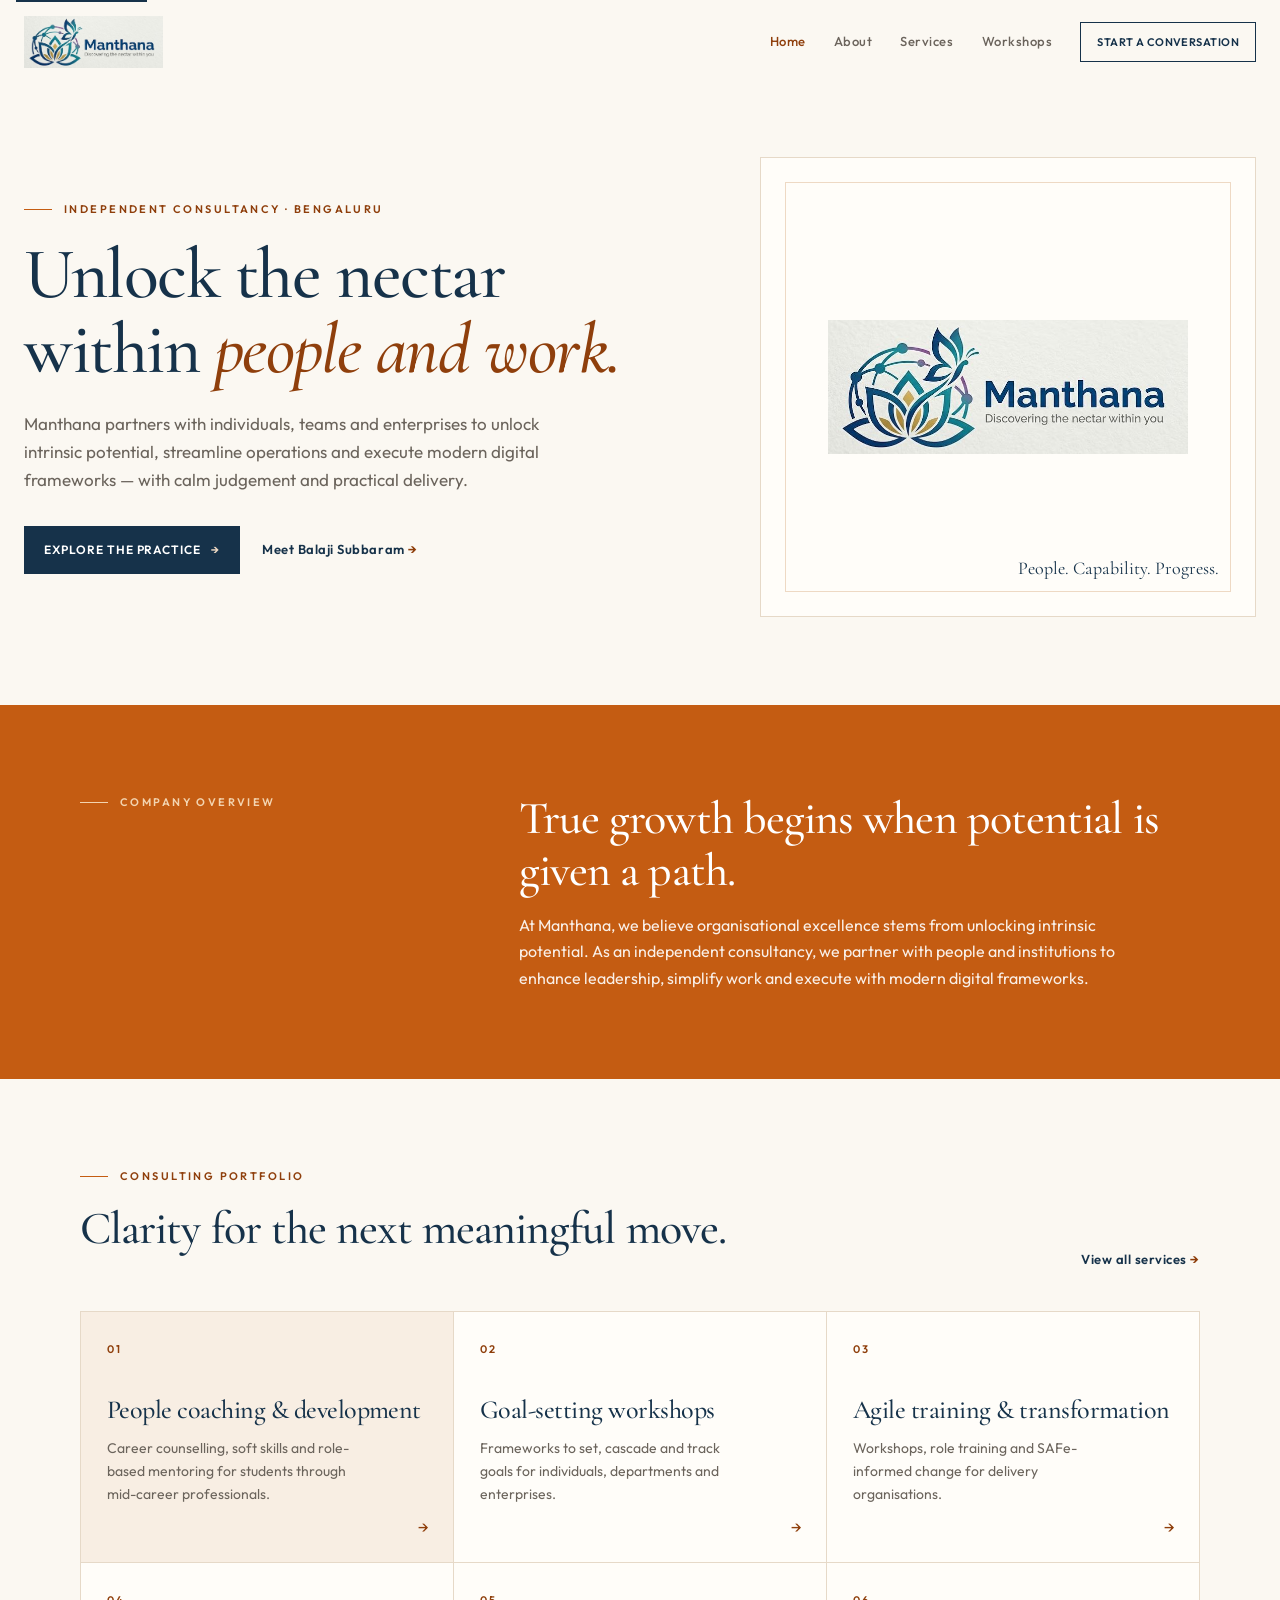
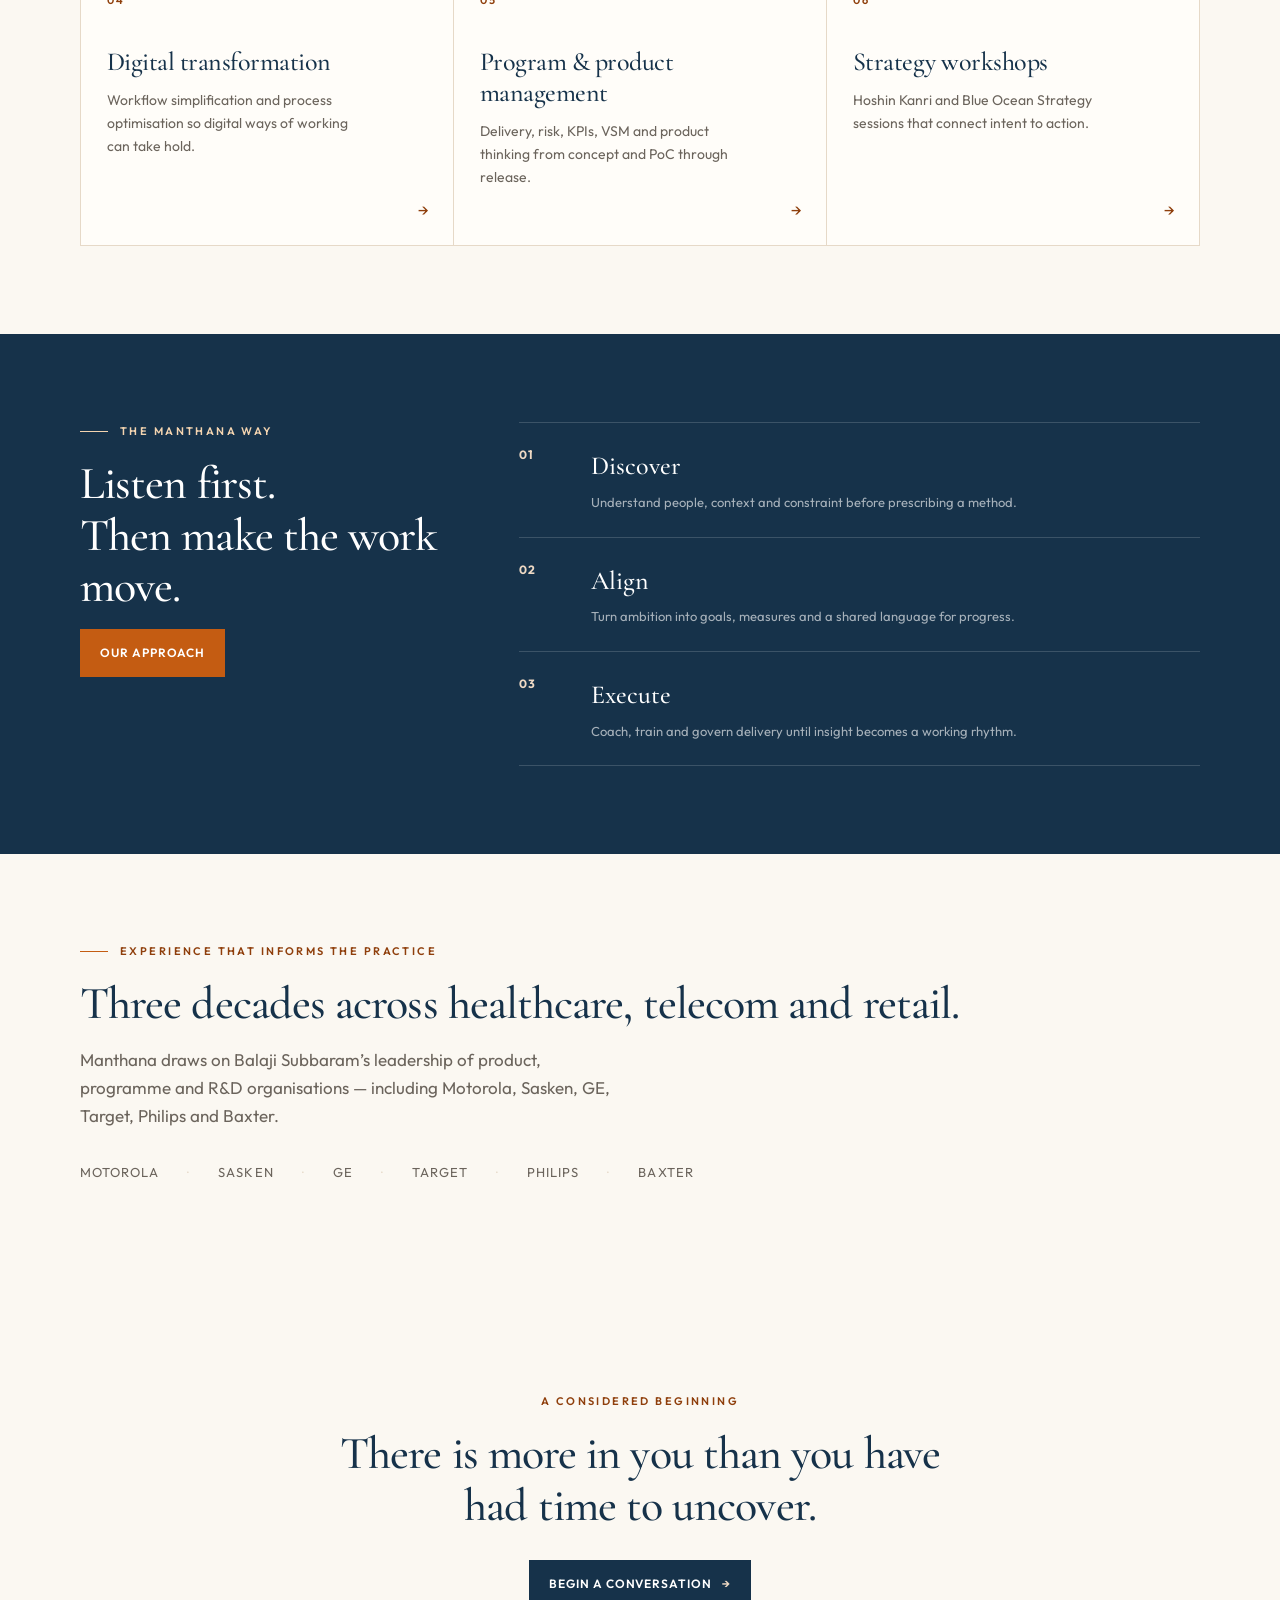
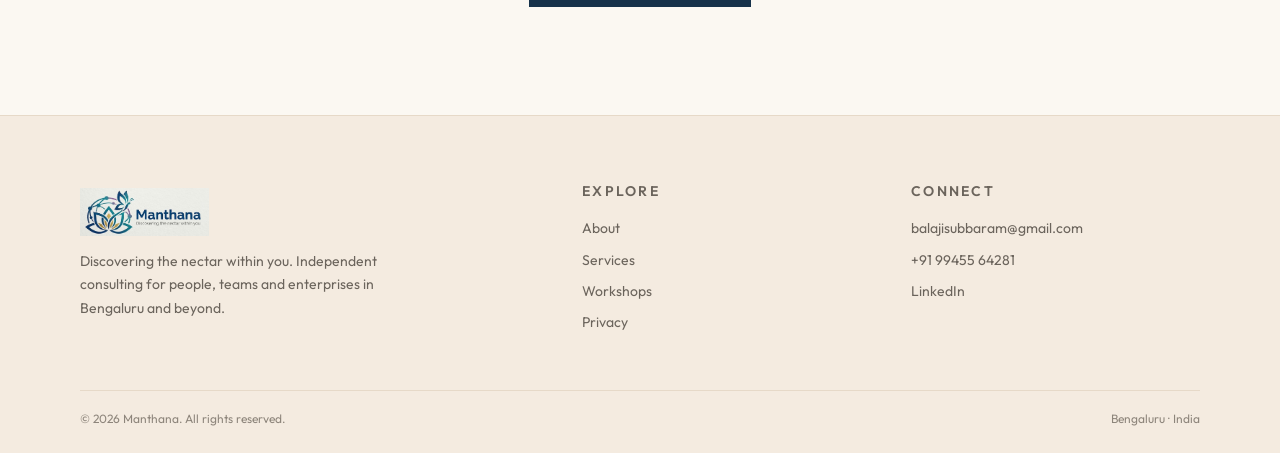
<file: index.html>
<!doctype html>
<html lang="en">
<head>
  <meta charset="utf-8">
  <meta name="viewport" content="width=device-width, initial-scale=1">
  <title>Manthana | Discovering the nectar within you</title>
  <meta name="description" content="Manthana is an independent consultancy in Bengaluru helping people, teams and enterprises unlock potential through coaching, agile delivery, digital transformation and product execution.">
  <link rel="icon" href="assets/favicon.svg" type="image/svg+xml">
  <meta property="og:title" content="Manthana | Discovering the nectar within you">
  <meta property="og:description" content="Independent consulting for people, teams and enterprises — coaching, transformation and delivery.">
  <meta property="og:image" content="assets/og-image.jpg">
  <link rel="preconnect" href="https://fonts.googleapis.com">
  <link rel="preconnect" href="https://fonts.gstatic.com" crossorigin>
  <link href="https://fonts.googleapis.com/css2?family=Cormorant+Garamond:ital,wght@0,500;0,600;1,500&family=Outfit:wght@400;500;600&display=swap" rel="stylesheet">
  <link rel="stylesheet" href="styles.css">
</head>
<body>
  <a class="skip-link" href="#main">Skip to content</a>
  <header class="site-header">
    <div class="wide header-inner">
      <a class="brand" href="index.html"><img src="assets/logo.jpg" alt="Manthana — discovering the nectar within you"></a>
      <button class="menu-toggle" type="button" aria-expanded="false" aria-controls="site-nav"><span></span><span></span><span></span><b class="sr-only">Open menu</b></button>
      <nav id="site-nav" class="site-nav" aria-label="Primary">
        <a class="active" href="index.html">Home</a>
        <a href="about.html">About</a>
        <a href="services.html">Services</a>
        <a href="workshops.html">Workshops</a>
        <a class="nav-cta" href="contact.html">Start a conversation</a>
      </nav>
    </div>
  </header>

  <main id="main">
    <section class="wide hero">
      <div>
        <p class="eyebrow">Independent consultancy · Bengaluru</p>
        <h1>Unlock the nectar<br>within <em>people and work.</em></h1>
        <p class="lede">Manthana partners with individuals, teams and enterprises to unlock intrinsic potential, streamline operations and execute modern digital frameworks — with calm judgement and practical delivery.</p>
        <div class="actions">
          <a class="btn btn-navy" href="services.html">Explore the practice <span>→</span></a>
          <a class="btn-ghost" href="about.html">Meet Balaji Subbaram <span>→</span></a>
        </div>
      </div>
      <aside class="hero-panel" aria-hidden="true">
        <img src="assets/logo.jpg" alt="">
        <p class="hero-caption">People. Capability. Progress.</p>
      </aside>
    </section>

    <section class="band band-saffron">
      <div class="shell split">
        <p class="eyebrow">Company overview</p>
        <div>
          <h2>True growth begins when potential is given a path.</h2>
          <p>At Manthana, we believe organisational excellence stems from unlocking intrinsic potential. As an independent consultancy, we partner with people and institutions to enhance leadership, simplify work and execute with modern digital frameworks.</p>
        </div>
      </div>
    </section>

    <section class="shell band">
      <div class="section-head">
        <div>
          <p class="eyebrow">Consulting portfolio</p>
          <h2>Clarity for the next meaningful move.</h2>
        </div>
        <a class="btn-ghost" href="services.html">View all services <span>→</span></a>
      </div>
      <div class="service-grid">
        <a class="service-card featured" href="services.html#coaching"><span class="num">01</span><h3>People coaching &amp; development</h3><p>Career counselling, soft skills and role-based mentoring for students through mid-career professionals.</p><span class="card-go">→</span></a>
        <a class="service-card" href="services.html#goals"><span class="num">02</span><h3>Goal-setting workshops</h3><p>Frameworks to set, cascade and track goals for individuals, departments and enterprises.</p><span class="card-go">→</span></a>
        <a class="service-card" href="services.html#agile"><span class="num">03</span><h3>Agile training &amp; transformation</h3><p>Workshops, role training and SAFe-informed change for delivery organisations.</p><span class="card-go">→</span></a>
        <a class="service-card" href="services.html#digital"><span class="num">04</span><h3>Digital transformation</h3><p>Workflow simplification and process optimisation so digital ways of working can take hold.</p><span class="card-go">→</span></a>
        <a class="service-card" href="services.html#program"><span class="num">05</span><h3>Program &amp; product management</h3><p>Delivery, risk, KPIs, VSM and product thinking from concept and PoC through release.</p><span class="card-go">→</span></a>
        <a class="service-card" href="services.html#strategy"><span class="num">06</span><h3>Strategy workshops</h3><p>Hoshin Kanri and Blue Ocean Strategy sessions that connect intent to action.</p><span class="card-go">→</span></a>
      </div>
    </section>

    <section class="band band-navy">
      <div class="shell split method">
        <div>
          <p class="eyebrow">The Manthana way</p>
          <h2>Listen first.<br>Then make the work move.</h2>
          <a class="btn btn-saffron" href="about.html">Our approach</a>
        </div>
        <div class="steps">
          <article><b>01</b><span><strong>Discover</strong><small>Understand people, context and constraint before prescribing a method.</small></span></article>
          <article><b>02</b><span><strong>Align</strong><small>Turn ambition into goals, measures and a shared language for progress.</small></span></article>
          <article><b>03</b><span><strong>Execute</strong><small>Coach, train and govern delivery until insight becomes a working rhythm.</small></span></article>
        </div>
      </div>
    </section>

    <section class="shell band">
      <p class="eyebrow">Experience that informs the practice</p>
      <h2>Three decades across healthcare, telecom and retail.</h2>
      <p class="lede">Manthana draws on Balaji Subbaram’s leadership of product, programme and R&amp;D organisations — including Motorola, Sasken, GE, Target, Philips and Baxter.</p>
      <p class="logo-row">Motorola <span>·</span> Sasken <span>·</span> GE <span>·</span> Target <span>·</span> Philips <span>·</span> Baxter</p>
    </section>

    <section class="shell cta">
      <p class="eyebrow">A considered beginning</p>
      <h2>There is more in you than you have had time to uncover.</h2>
      <a class="btn btn-navy" href="contact.html">Begin a conversation <span>→</span></a>
    </section>
  </main>

  <footer class="site-footer">
    <div class="shell footer-grid">
      <div>
        <a class="footer-brand" href="index.html"><img src="assets/logo.jpg" alt="Manthana"></a>
        <p>Discovering the nectar within you. Independent consulting for people, teams and enterprises in Bengaluru and beyond.</p>
      </div>
      <div>
        <p class="footer-label">Explore</p>
        <a href="about.html">About</a>
        <a href="services.html">Services</a>
        <a href="workshops.html">Workshops</a>
        <a href="privacy.html">Privacy</a>
      </div>
      <div>
        <p class="footer-label">Connect</p>
        <a href="mailto:balajisubbaram@gmail.com">balajisubbaram@gmail.com</a>
        <a href="tel:+919945564281">+91 99455 64281</a>
        <a href="https://www.linkedin.com/in/balajisubbaram/" target="_blank" rel="noreferrer">LinkedIn</a>
      </div>
    </div>
    <div class="shell footer-bottom">
      <span>© <span data-year>2026</span> Manthana. All rights reserved.</span>
      <span>Bengaluru · India</span>
    </div>
  </footer>
  <script src="script.js"></script>
</body>
</html>
</file>
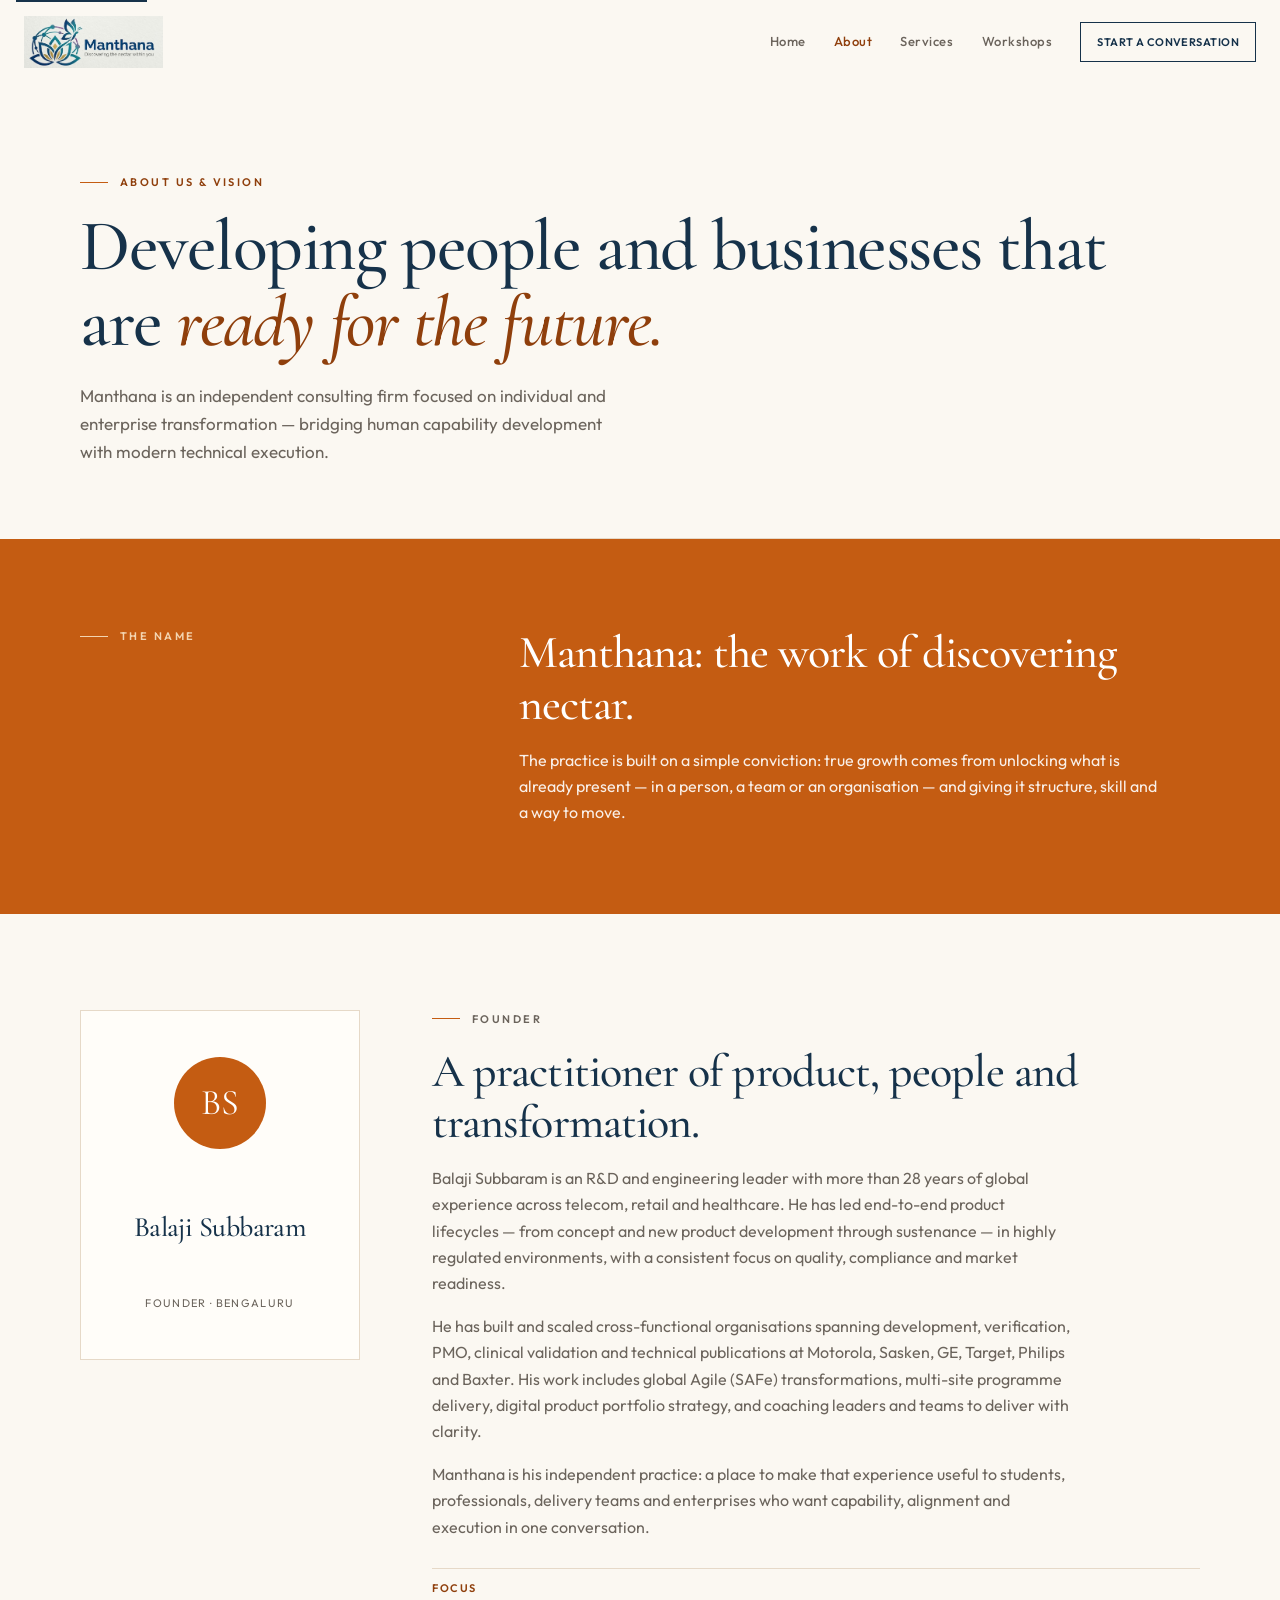
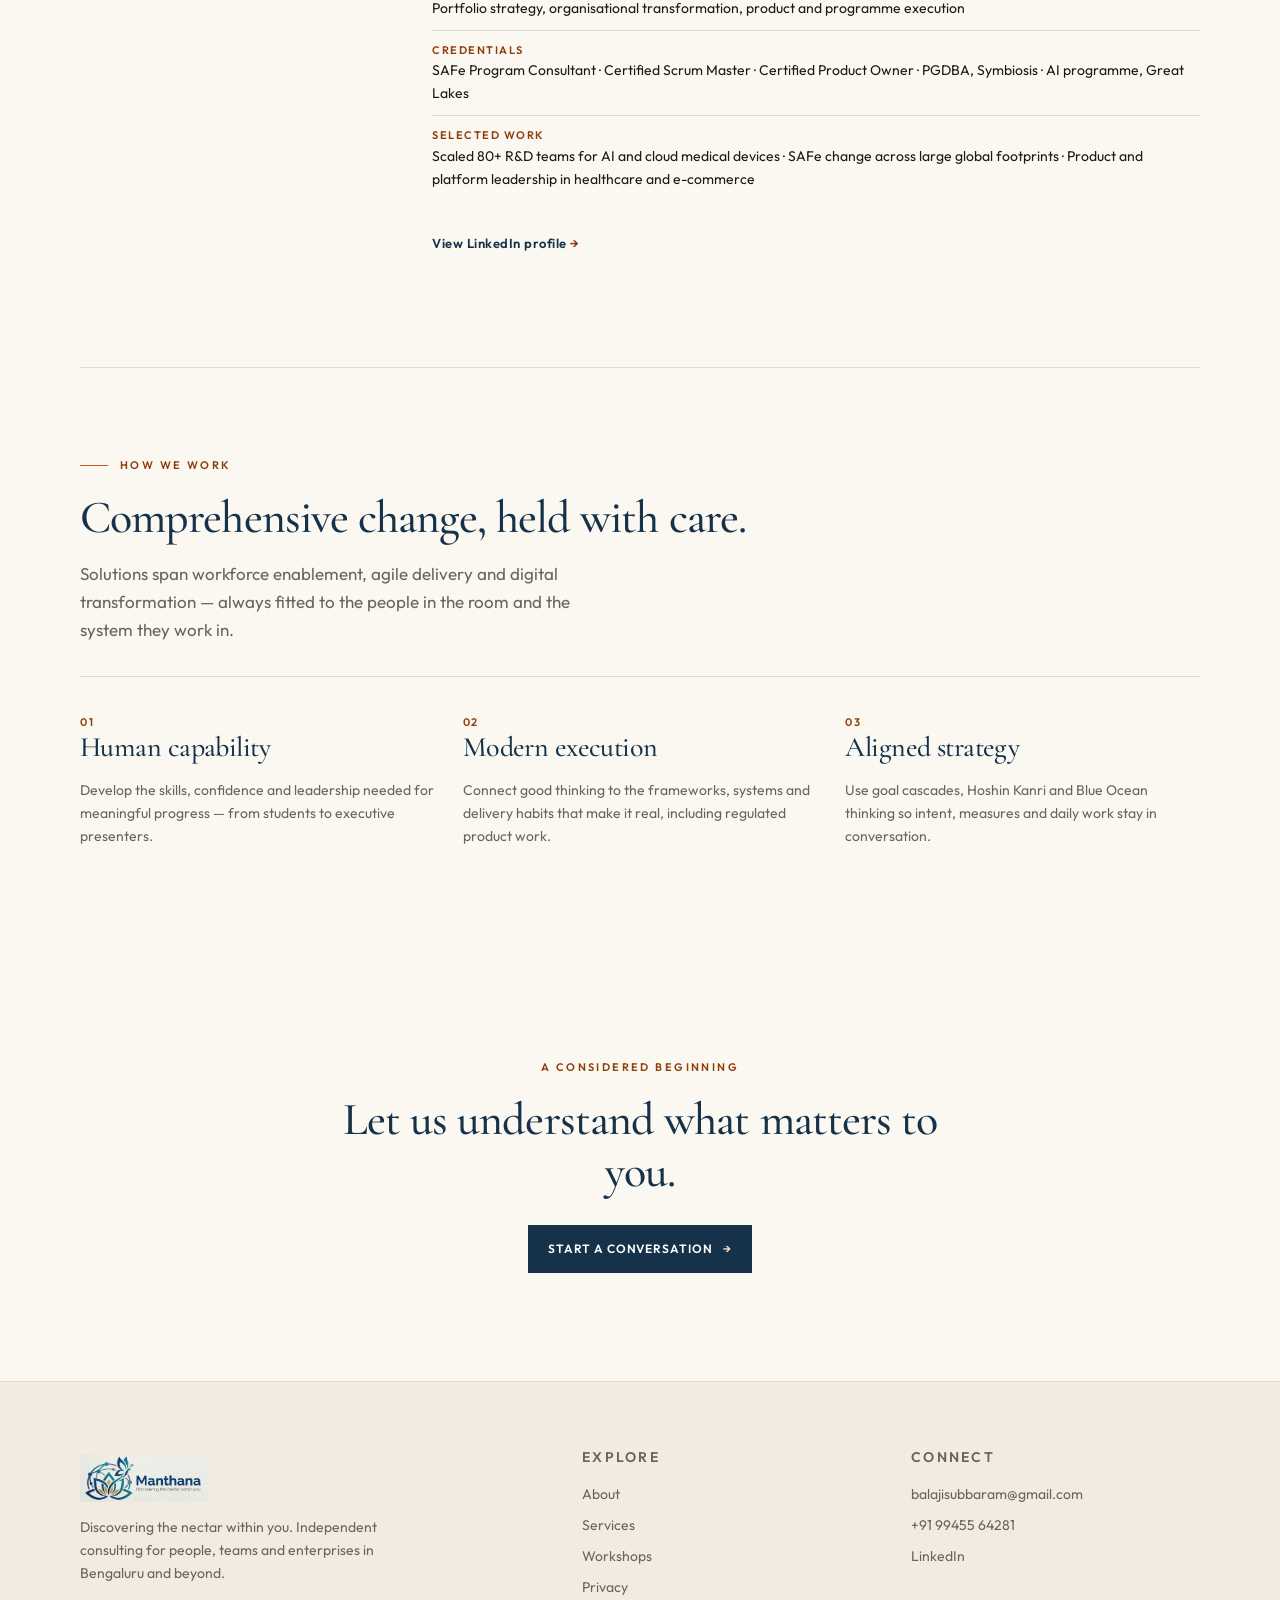
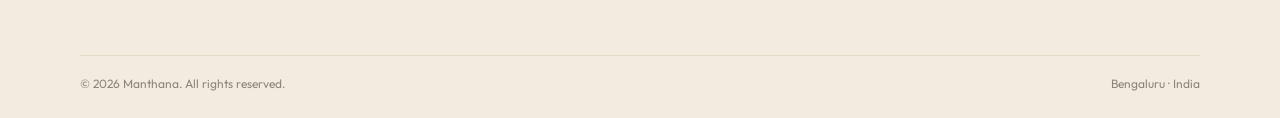
<file: about.html>
<!doctype html>
<html lang="en">
<head>
  <meta charset="utf-8">
  <meta name="viewport" content="width=device-width, initial-scale=1">
  <title>About | Manthana</title>
  <meta name="description" content="Manthana is the independent consulting practice of Balaji Subbaram, bridging human capability development with modern technical execution.">
  <link rel="icon" href="assets/favicon.svg" type="image/svg+xml">
  <link rel="preconnect" href="https://fonts.googleapis.com">
  <link rel="preconnect" href="https://fonts.gstatic.com" crossorigin>
  <link href="https://fonts.googleapis.com/css2?family=Cormorant+Garamond:ital,wght@0,500;0,600;1,500&family=Outfit:wght@400;500;600&display=swap" rel="stylesheet">
  <link rel="stylesheet" href="styles.css">
</head>
<body>
  <a class="skip-link" href="#main">Skip to content</a>
  <header class="site-header">
    <div class="wide header-inner">
      <a class="brand" href="index.html"><img src="assets/logo.jpg" alt="Manthana — discovering the nectar within you"></a>
      <button class="menu-toggle" type="button" aria-expanded="false" aria-controls="site-nav"><span></span><span></span><span></span><b class="sr-only">Open menu</b></button>
      <nav id="site-nav" class="site-nav" aria-label="Primary">
        <a href="index.html">Home</a>
        <a class="active" href="about.html">About</a>
        <a href="services.html">Services</a>
        <a href="workshops.html">Workshops</a>
        <a class="nav-cta" href="contact.html">Start a conversation</a>
      </nav>
    </div>
  </header>

  <main id="main">
    <section class="shell page-hero">
      <p class="eyebrow">About us &amp; vision</p>
      <h1>Developing people and businesses that are <em>ready for the future.</em></h1>
      <p class="lede">Manthana is an independent consulting firm focused on individual and enterprise transformation — bridging human capability development with modern technical execution.</p>
    </section>

    <section class="band band-saffron">
      <div class="shell split">
        <p class="eyebrow">The name</p>
        <div>
          <h2>Manthana: the work of discovering nectar.</h2>
          <p>The practice is built on a simple conviction: true growth comes from unlocking what is already present — in a person, a team or an organisation — and giving it structure, skill and a way to move.</p>
        </div>
      </div>
    </section>

    <section class="shell profile">
      <aside class="portrait">
        <div class="monogram" aria-hidden="true">BS</div>
        <p class="serif" style="font-size:28px;margin:0 0 8px;color:var(--navy)">Balaji Subbaram</p>
        <small>Founder · Bengaluru</small>
      </aside>
      <div>
        <p class="eyebrow">Founder</p>
        <h2>A practitioner of product, people and transformation.</h2>
        <p>Balaji Subbaram is an R&amp;D and engineering leader with more than 28 years of global experience across telecom, retail and healthcare. He has led end-to-end product lifecycles — from concept and new product development through sustenance — in highly regulated environments, with a consistent focus on quality, compliance and market readiness.</p>
        <p>He has built and scaled cross-functional organisations spanning development, verification, PMO, clinical validation and technical publications at Motorola, Sasken, GE, Target, Philips and Baxter. His work includes global Agile (SAFe) transformations, multi-site programme delivery, digital product portfolio strategy, and coaching leaders and teams to deliver with clarity.</p>
        <p>Manthana is his independent practice: a place to make that experience useful to students, professionals, delivery teams and enterprises who want capability, alignment and execution in one conversation.</p>
        <ul class="meta-list">
          <li><b>Focus</b> Portfolio strategy, organisational transformation, product and programme execution</li>
          <li><b>Credentials</b> SAFe Program Consultant · Certified Scrum Master · Certified Product Owner · PGDBA, Symbiosis · AI programme, Great Lakes</li>
          <li><b>Selected work</b> Scaled 80+ R&amp;D teams for AI and cloud medical devices · SAFe change across large global footprints · Product and platform leadership in healthcare and e-commerce</li>
        </ul>
        <p style="margin-top:28px"><a class="btn-ghost" href="https://www.linkedin.com/in/balajisubbaram/" target="_blank" rel="noreferrer">View LinkedIn profile <span>→</span></a></p>
      </div>
    </section>

    <section class="shell band">
      <p class="eyebrow">How we work</p>
      <h2>Comprehensive change, held with care.</h2>
      <p class="lede">Solutions span workforce enablement, agile delivery and digital transformation — always fitted to the people in the room and the system they work in.</p>
      <div class="values">
        <article><span class="num">01</span><h3>Human capability</h3><p>Develop the skills, confidence and leadership needed for meaningful progress — from students to executive presenters.</p></article>
        <article><span class="num">02</span><h3>Modern execution</h3><p>Connect good thinking to the frameworks, systems and delivery habits that make it real, including regulated product work.</p></article>
        <article><span class="num">03</span><h3>Aligned strategy</h3><p>Use goal cascades, Hoshin Kanri and Blue Ocean thinking so intent, measures and daily work stay in conversation.</p></article>
      </div>
    </section>

    <section class="shell cta">
      <p class="eyebrow">A considered beginning</p>
      <h2>Let us understand what matters to you.</h2>
      <a class="btn btn-navy" href="contact.html">Start a conversation <span>→</span></a>
    </section>
  </main>

  <footer class="site-footer">
    <div class="shell footer-grid">
      <div>
        <a class="footer-brand" href="index.html"><img src="assets/logo.jpg" alt="Manthana"></a>
        <p>Discovering the nectar within you. Independent consulting for people, teams and enterprises in Bengaluru and beyond.</p>
      </div>
      <div>
        <p class="footer-label">Explore</p>
        <a href="about.html">About</a>
        <a href="services.html">Services</a>
        <a href="workshops.html">Workshops</a>
        <a href="privacy.html">Privacy</a>
      </div>
      <div>
        <p class="footer-label">Connect</p>
        <a href="mailto:balajisubbaram@gmail.com">balajisubbaram@gmail.com</a>
        <a href="tel:+919945564281">+91 99455 64281</a>
        <a href="https://www.linkedin.com/in/balajisubbaram/" target="_blank" rel="noreferrer">LinkedIn</a>
      </div>
    </div>
    <div class="shell footer-bottom">
      <span>© <span data-year>2026</span> Manthana. All rights reserved.</span>
      <span>Bengaluru · India</span>
    </div>
  </footer>
  <script src="script.js"></script>
</body>
</html>
</file>
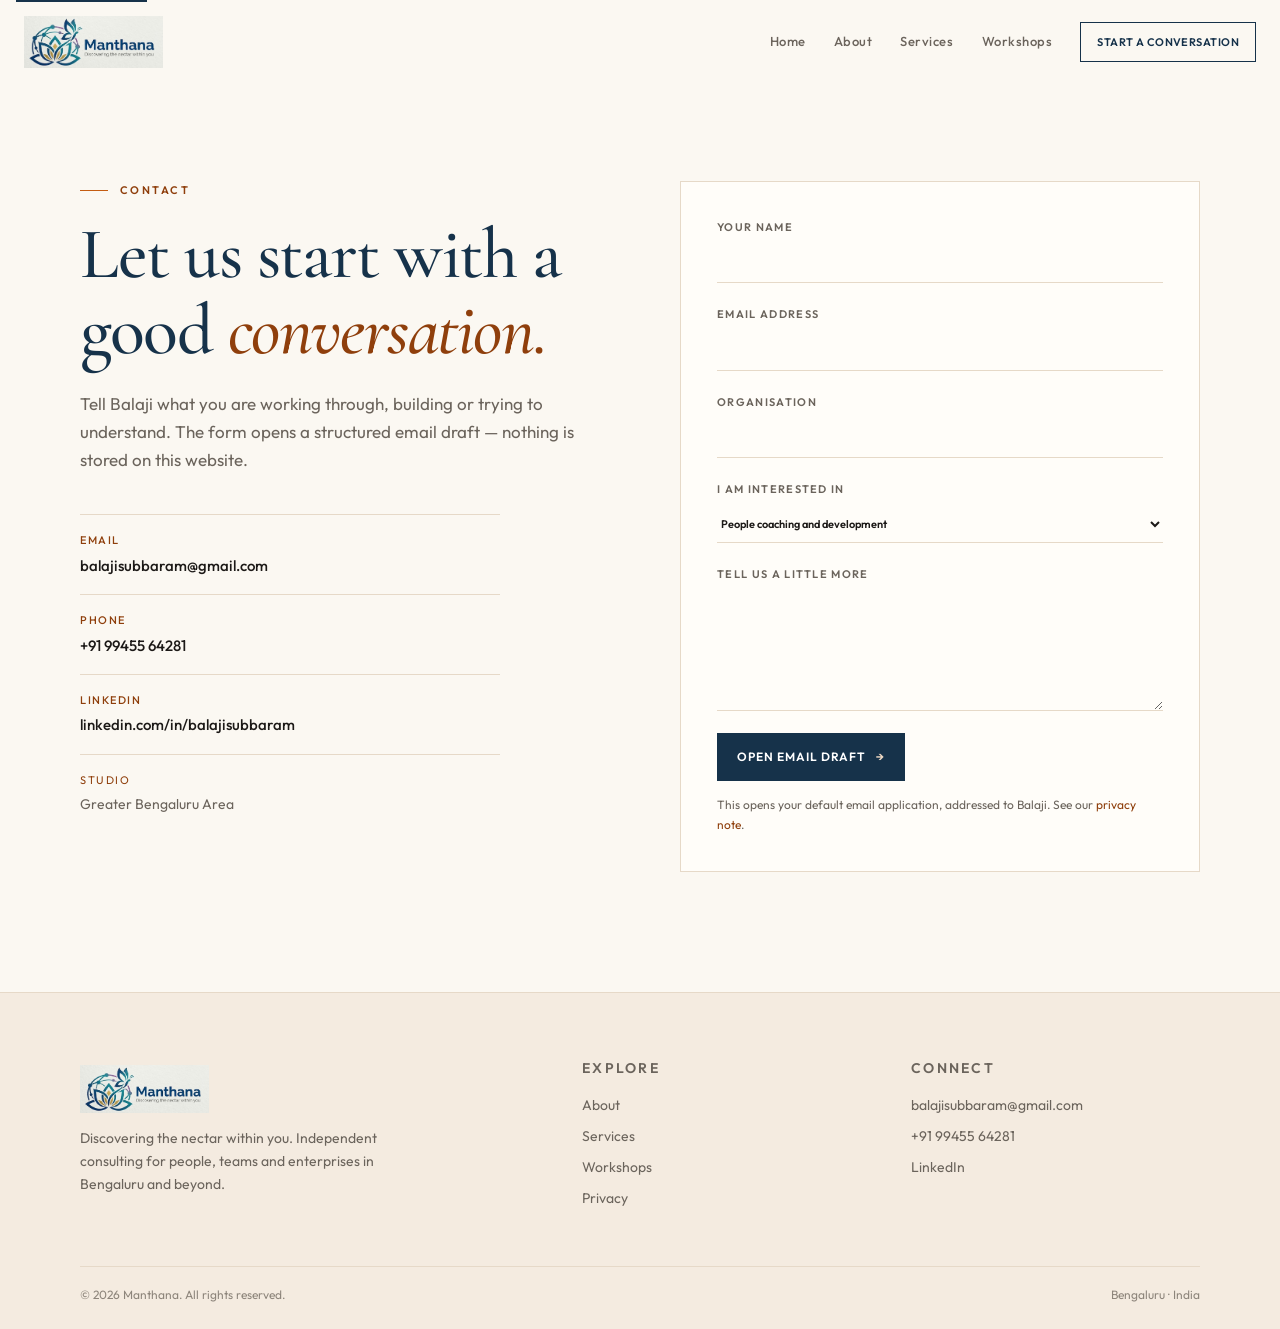
<file: contact.html>
<!doctype html>
<html lang="en">
<head>
  <meta charset="utf-8">
  <meta name="viewport" content="width=device-width, initial-scale=1">
  <title>Contact | Manthana</title>
  <meta name="description" content="Contact Manthana in Bengaluru. Write to Balaji Subbaram about coaching, workshops, transformation or delivery support.">
  <link rel="icon" href="assets/favicon.svg" type="image/svg+xml">
  <link rel="preconnect" href="https://fonts.googleapis.com">
  <link rel="preconnect" href="https://fonts.gstatic.com" crossorigin>
  <link href="https://fonts.googleapis.com/css2?family=Cormorant+Garamond:ital,wght@0,500;0,600;1,500&family=Outfit:wght@400;500;600&display=swap" rel="stylesheet">
  <link rel="stylesheet" href="styles.css">
</head>
<body>
  <a class="skip-link" href="#main">Skip to content</a>
  <header class="site-header">
    <div class="wide header-inner">
      <a class="brand" href="index.html"><img src="assets/logo.jpg" alt="Manthana — discovering the nectar within you"></a>
      <button class="menu-toggle" type="button" aria-expanded="false" aria-controls="site-nav"><span></span><span></span><span></span><b class="sr-only">Open menu</b></button>
      <nav id="site-nav" class="site-nav" aria-label="Primary">
        <a href="index.html">Home</a>
        <a href="about.html">About</a>
        <a href="services.html">Services</a>
        <a href="workshops.html">Workshops</a>
        <a class="nav-cta active" href="contact.html">Start a conversation</a>
      </nav>
    </div>
  </header>

  <main id="main">
    <section class="shell contact-grid">
      <div>
        <p class="eyebrow">Contact</p>
        <h1>Let us start with a good <em>conversation.</em></h1>
        <p class="lede">Tell Balaji what you are working through, building or trying to understand. The form opens a structured email draft — nothing is stored on this website.</p>
        <div class="contacts">
          <a href="mailto:balajisubbaram@gmail.com"><small>Email</small>balajisubbaram@gmail.com</a>
          <a href="tel:+919945564281"><small>Phone</small>+91 99455 64281</a>
          <a href="https://www.linkedin.com/in/balajisubbaram/" target="_blank" rel="noreferrer"><small>LinkedIn</small>linkedin.com/in/balajisubbaram</a>
          <p style="margin:16px 0 0;color:var(--muted);font-size:14px"><small style="display:block;color:var(--saffron-deep);letter-spacing:.14em;text-transform:uppercase;font-size:11px;margin-bottom:4px">Studio</small>Greater Bengaluru Area</p>
        </div>
      </div>
      <form id="enquiry-form" class="form">
        <label for="name">Your name <input id="name" name="name" required autocomplete="name"></label>
        <label for="email">Email address <input id="email" name="email" type="email" required autocomplete="email"></label>
        <label for="organisation">Organisation <input id="organisation" name="organisation" autocomplete="organization"></label>
        <label for="interest">I am interested in
          <select id="interest" name="interest">
            <option>People coaching and development</option>
            <option>Goal-setting workshop</option>
            <option>Agile training or transformation</option>
            <option>Digital transformation</option>
            <option>Program management consulting</option>
            <option>Product management</option>
            <option>Strategy workshop (Hoshin Kanri / Blue Ocean)</option>
            <option>Regulatory training</option>
            <option>Staffing and augmentation</option>
            <option>Something else</option>
          </select>
        </label>
        <label for="message">Tell us a little more <textarea id="message" name="message" required></textarea></label>
        <button class="btn btn-navy" type="submit">Open email draft <span>→</span></button>
        <p class="form-note">This opens your default email application, addressed to Balaji. See our <a href="privacy.html" style="color:var(--saffron-deep)">privacy note</a>.</p>
      </form>
    </section>
  </main>

  <footer class="site-footer">
    <div class="shell footer-grid">
      <div>
        <a class="footer-brand" href="index.html"><img src="assets/logo.jpg" alt="Manthana"></a>
        <p>Discovering the nectar within you. Independent consulting for people, teams and enterprises in Bengaluru and beyond.</p>
      </div>
      <div>
        <p class="footer-label">Explore</p>
        <a href="about.html">About</a>
        <a href="services.html">Services</a>
        <a href="workshops.html">Workshops</a>
        <a href="privacy.html">Privacy</a>
      </div>
      <div>
        <p class="footer-label">Connect</p>
        <a href="mailto:balajisubbaram@gmail.com">balajisubbaram@gmail.com</a>
        <a href="tel:+919945564281">+91 99455 64281</a>
        <a href="https://www.linkedin.com/in/balajisubbaram/" target="_blank" rel="noreferrer">LinkedIn</a>
      </div>
    </div>
    <div class="shell footer-bottom">
      <span>© <span data-year>2026</span> Manthana. All rights reserved.</span>
      <span>Bengaluru · India</span>
    </div>
  </footer>
  <script src="script.js"></script>
</body>
</html>
</file>
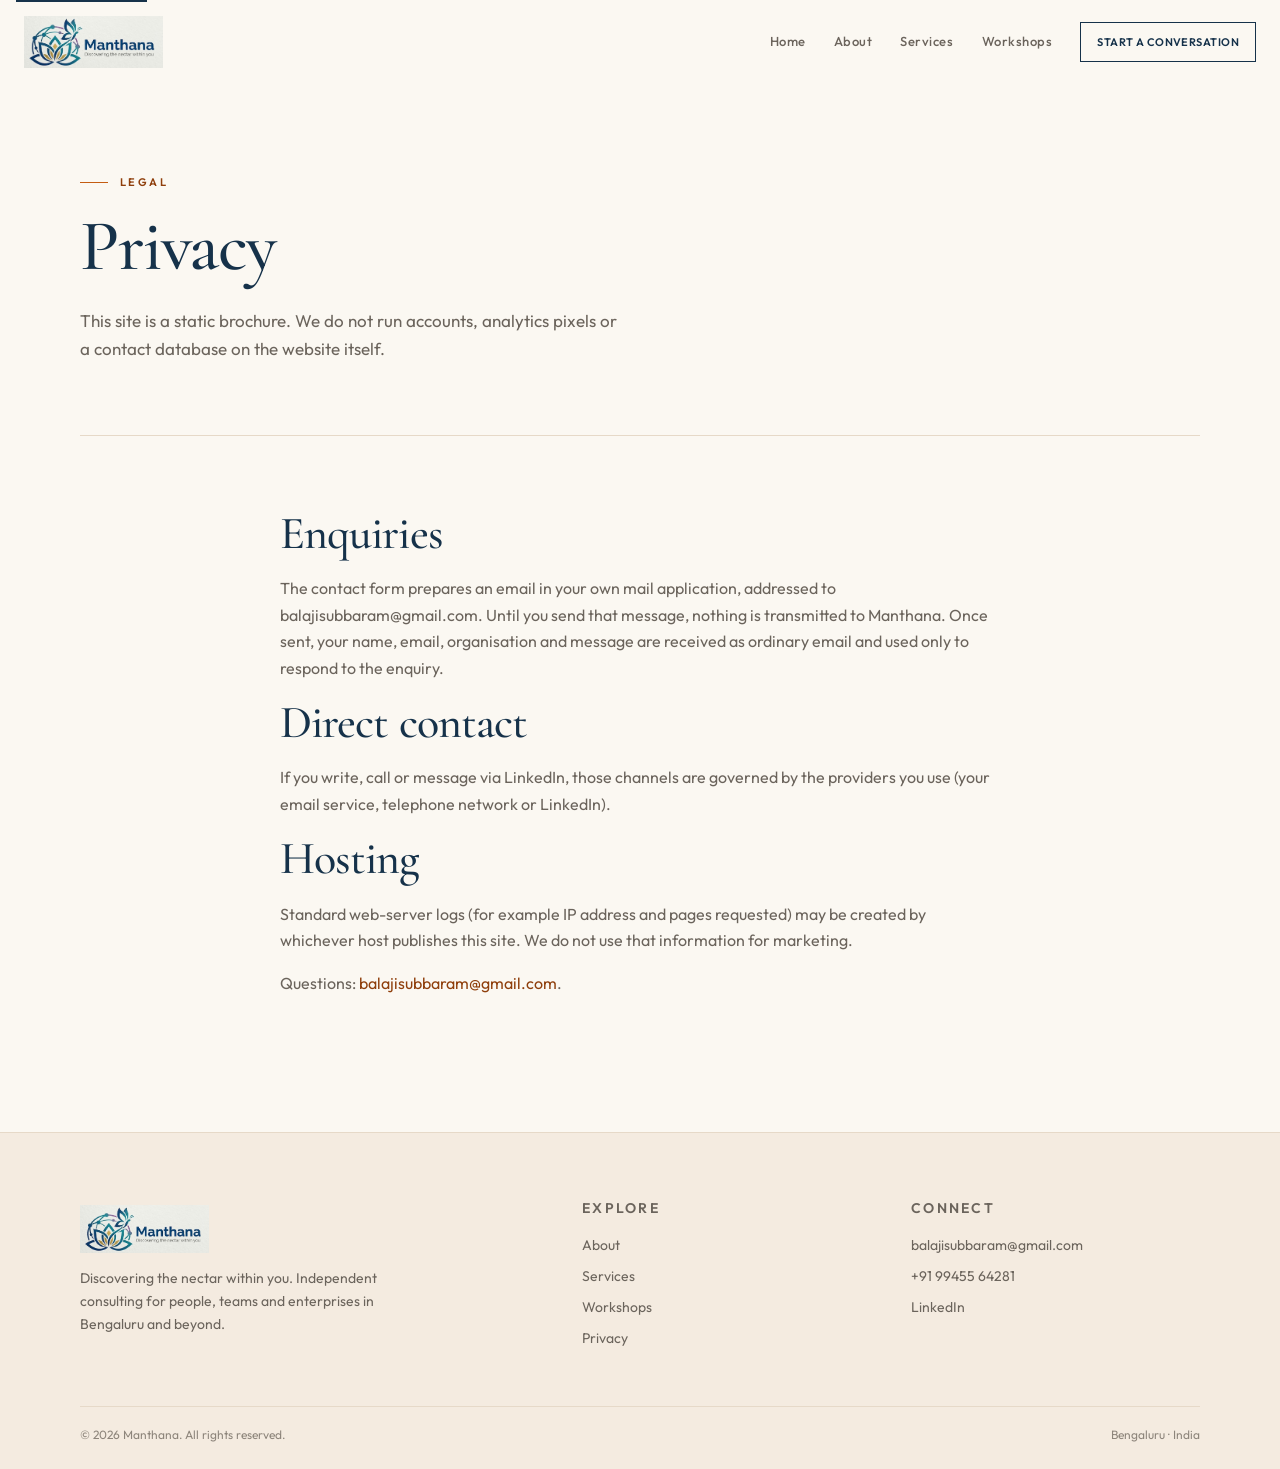
<file: privacy.html>
<!doctype html>
<html lang="en">
<head>
  <meta charset="utf-8">
  <meta name="viewport" content="width=device-width, initial-scale=1">
  <title>Privacy | Manthana</title>
  <meta name="description" content="How Manthana handles enquiries and personal information.">
  <link rel="icon" href="assets/favicon.svg" type="image/svg+xml">
  <link rel="preconnect" href="https://fonts.googleapis.com">
  <link rel="preconnect" href="https://fonts.gstatic.com" crossorigin>
  <link href="https://fonts.googleapis.com/css2?family=Cormorant+Garamond:ital,wght@0,500;0,600;1,500&family=Outfit:wght@400;500;600&display=swap" rel="stylesheet">
  <link rel="stylesheet" href="styles.css">
</head>
<body>
  <a class="skip-link" href="#main">Skip to content</a>
  <header class="site-header">
    <div class="wide header-inner">
      <a class="brand" href="index.html"><img src="assets/logo.jpg" alt="Manthana — discovering the nectar within you"></a>
      <button class="menu-toggle" type="button" aria-expanded="false" aria-controls="site-nav"><span></span><span></span><span></span><b class="sr-only">Open menu</b></button>
      <nav id="site-nav" class="site-nav" aria-label="Primary">
        <a href="index.html">Home</a>
        <a href="about.html">About</a>
        <a href="services.html">Services</a>
        <a href="workshops.html">Workshops</a>
        <a class="nav-cta" href="contact.html">Start a conversation</a>
      </nav>
    </div>
  </header>

  <main id="main">
    <section class="shell page-hero">
      <p class="eyebrow">Legal</p>
      <h1>Privacy</h1>
      <p class="lede">This site is a static brochure. We do not run accounts, analytics pixels or a contact database on the website itself.</p>
    </section>
    <section class="shell legal">
      <h2>Enquiries</h2>
      <p>The contact form prepares an email in your own mail application, addressed to balajisubbaram@gmail.com. Until you send that message, nothing is transmitted to Manthana. Once sent, your name, email, organisation and message are received as ordinary email and used only to respond to the enquiry.</p>
      <h2>Direct contact</h2>
      <p>If you write, call or message via LinkedIn, those channels are governed by the providers you use (your email service, telephone network or LinkedIn).</p>
      <h2>Hosting</h2>
      <p>Standard web-server logs (for example IP address and pages requested) may be created by whichever host publishes this site. We do not use that information for marketing.</p>
      <p>Questions: <a href="mailto:balajisubbaram@gmail.com" style="color:var(--saffron-deep)">balajisubbaram@gmail.com</a>.</p>
    </section>
  </main>

  <footer class="site-footer">
    <div class="shell footer-grid">
      <div>
        <a class="footer-brand" href="index.html"><img src="assets/logo.jpg" alt="Manthana"></a>
        <p>Discovering the nectar within you. Independent consulting for people, teams and enterprises in Bengaluru and beyond.</p>
      </div>
      <div>
        <p class="footer-label">Explore</p>
        <a href="about.html">About</a>
        <a href="services.html">Services</a>
        <a href="workshops.html">Workshops</a>
        <a href="privacy.html">Privacy</a>
      </div>
      <div>
        <p class="footer-label">Connect</p>
        <a href="mailto:balajisubbaram@gmail.com">balajisubbaram@gmail.com</a>
        <a href="tel:+919945564281">+91 99455 64281</a>
        <a href="https://www.linkedin.com/in/balajisubbaram/" target="_blank" rel="noreferrer">LinkedIn</a>
      </div>
    </div>
    <div class="shell footer-bottom">
      <span>© <span data-year>2026</span> Manthana. All rights reserved.</span>
      <span>Bengaluru · India</span>
    </div>
  </footer>
  <script src="script.js"></script>
</body>
</html>
</file>
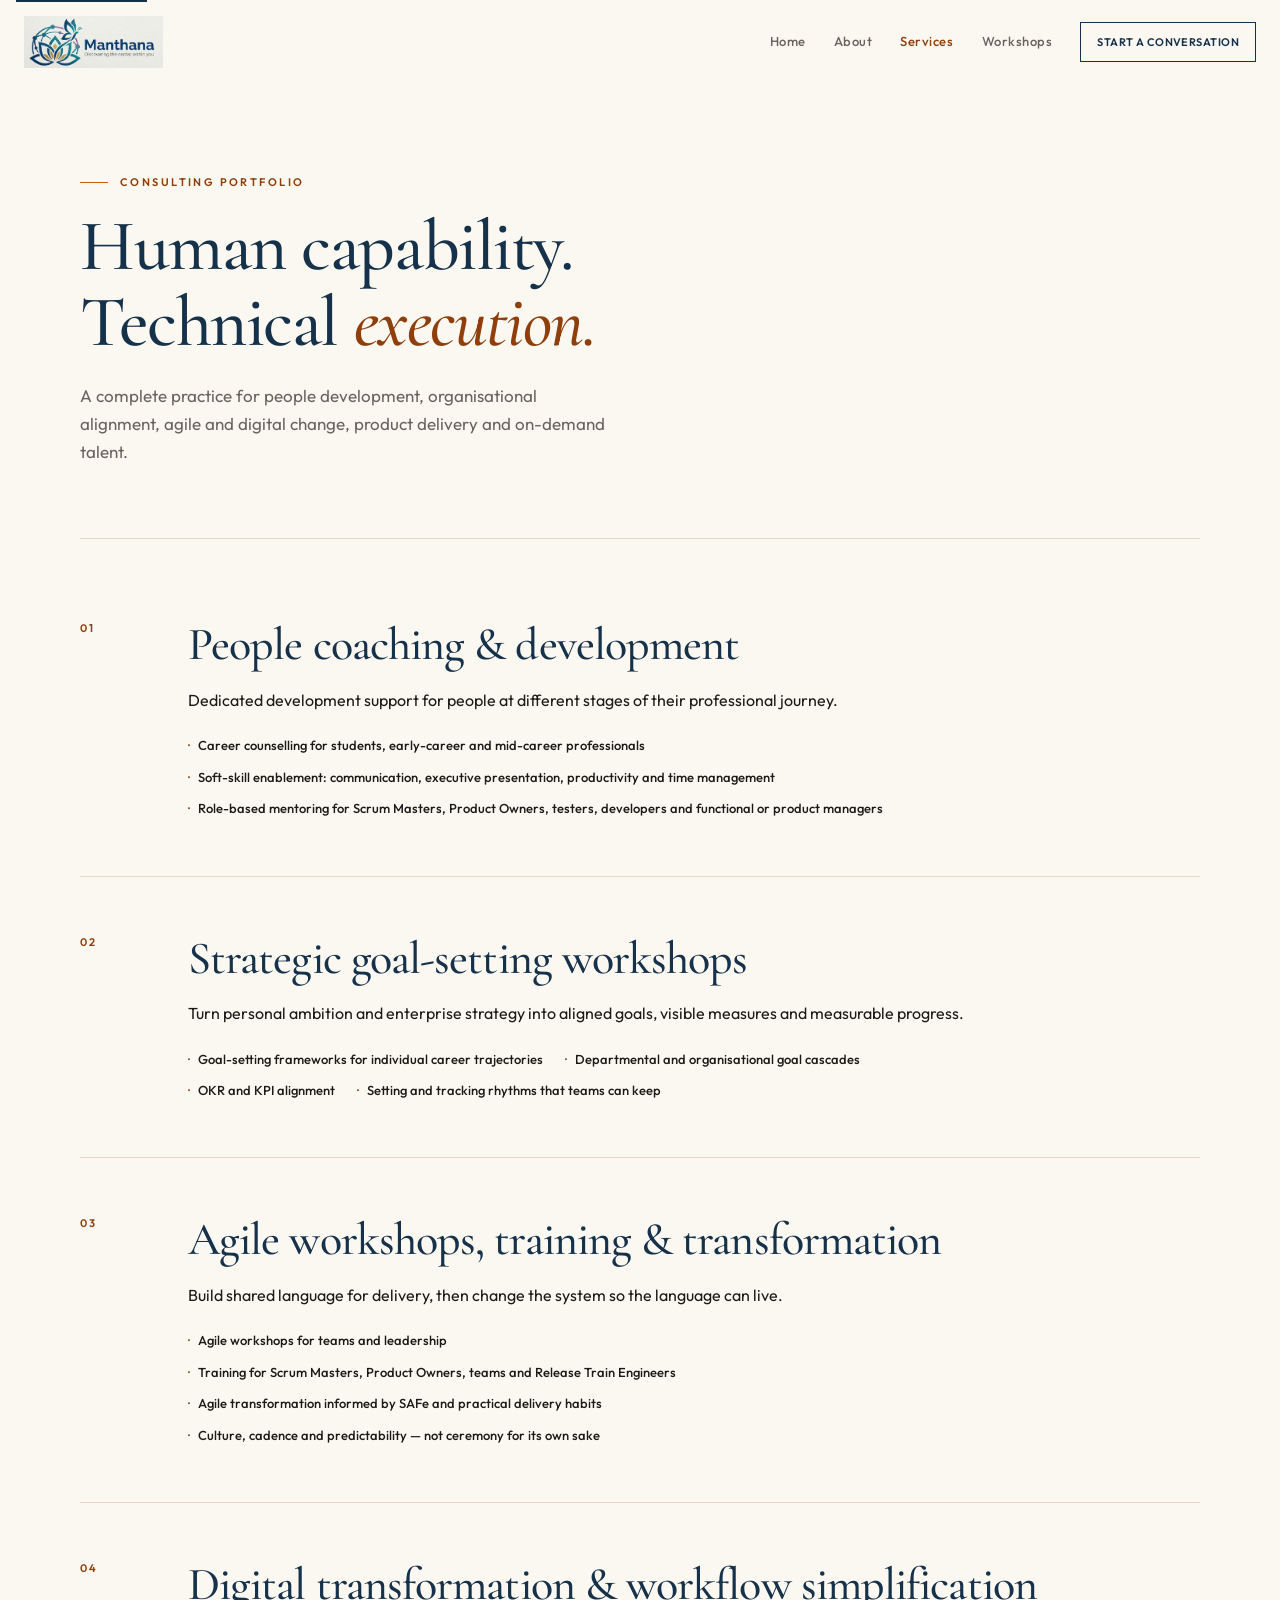
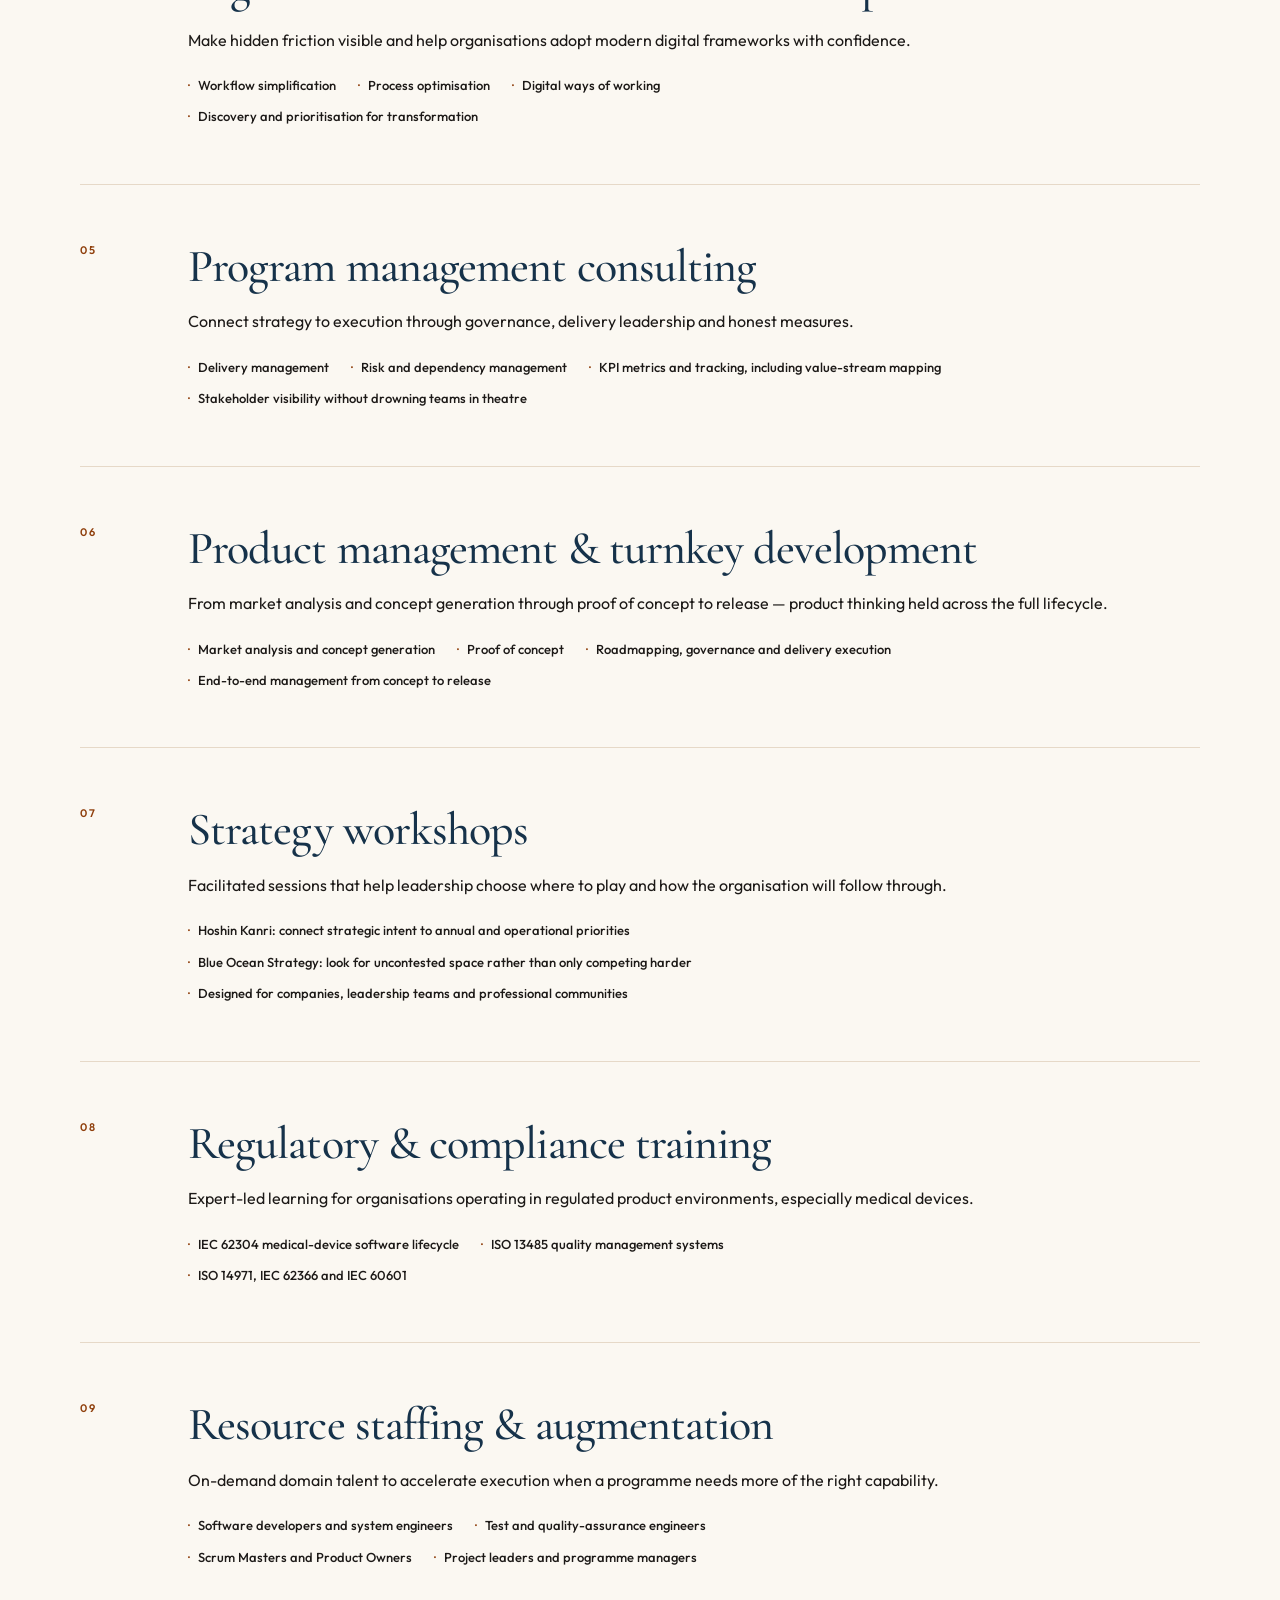
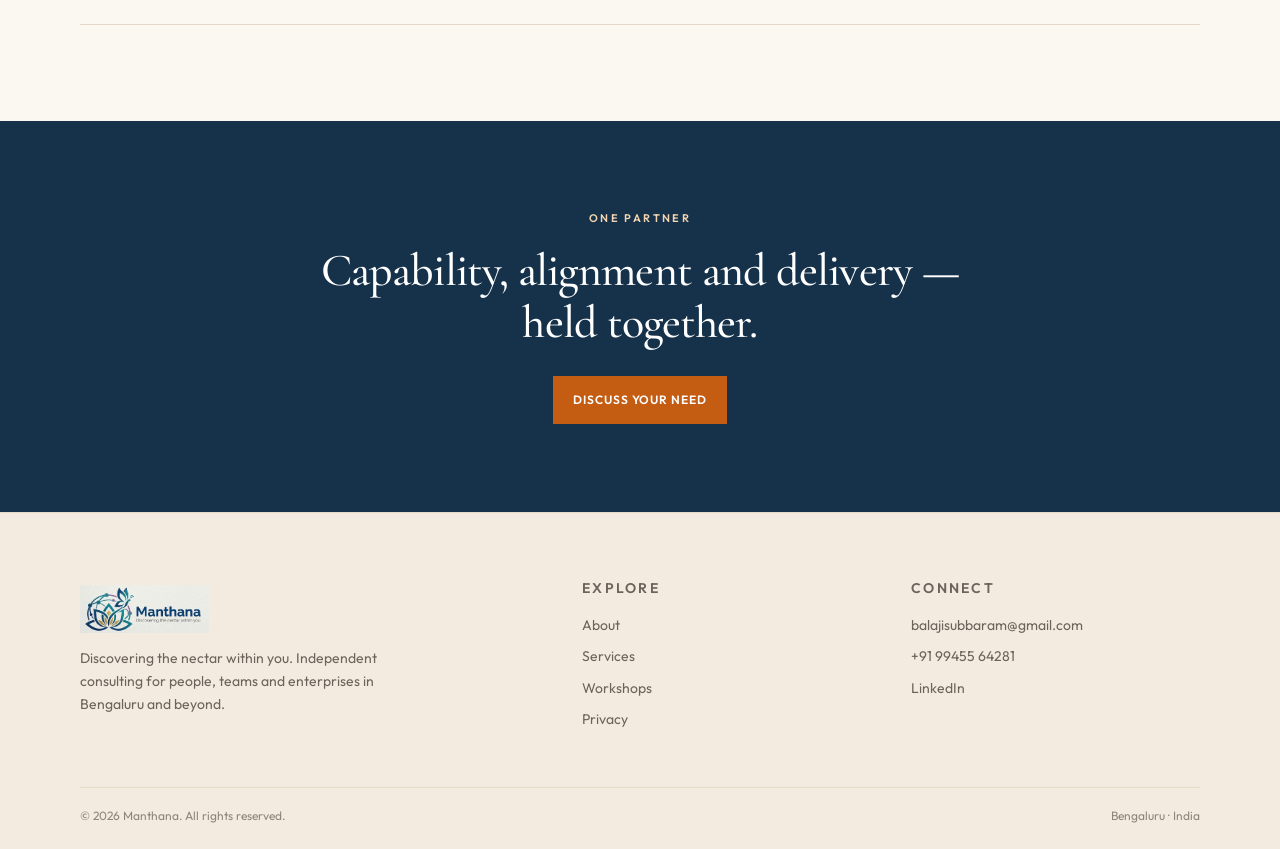
<file: services.html>
<!doctype html>
<html lang="en">
<head>
  <meta charset="utf-8">
  <meta name="viewport" content="width=device-width, initial-scale=1">
  <title>Services | Manthana</title>
  <meta name="description" content="Manthana consulting: people coaching, goal workshops, agile transformation, digital delivery, product management, strategy workshops, regulatory training and staffing.">
  <link rel="icon" href="assets/favicon.svg" type="image/svg+xml">
  <link rel="preconnect" href="https://fonts.googleapis.com">
  <link rel="preconnect" href="https://fonts.gstatic.com" crossorigin>
  <link href="https://fonts.googleapis.com/css2?family=Cormorant+Garamond:ital,wght@0,500;0,600;1,500&family=Outfit:wght@400;500;600&display=swap" rel="stylesheet">
  <link rel="stylesheet" href="styles.css">
</head>
<body>
  <a class="skip-link" href="#main">Skip to content</a>
  <header class="site-header">
    <div class="wide header-inner">
      <a class="brand" href="index.html"><img src="assets/logo.jpg" alt="Manthana — discovering the nectar within you"></a>
      <button class="menu-toggle" type="button" aria-expanded="false" aria-controls="site-nav"><span></span><span></span><span></span><b class="sr-only">Open menu</b></button>
      <nav id="site-nav" class="site-nav" aria-label="Primary">
        <a href="index.html">Home</a>
        <a href="about.html">About</a>
        <a class="active" href="services.html">Services</a>
        <a href="workshops.html">Workshops</a>
        <a class="nav-cta" href="contact.html">Start a conversation</a>
      </nav>
    </div>
  </header>

  <main id="main">
    <section class="shell page-hero">
      <p class="eyebrow">Consulting portfolio</p>
      <h1>Human capability.<br>Technical <em>execution.</em></h1>
      <p class="lede">A complete practice for people development, organisational alignment, agile and digital change, product delivery and on-demand talent.</p>
    </section>

    <section class="shell service-list">
      <article id="coaching">
        <span class="num">01</span>
        <div>
          <h2>People coaching &amp; development</h2>
          <p>Dedicated development support for people at different stages of their professional journey.</p>
          <ul>
            <li>Career counselling for students, early-career and mid-career professionals</li>
            <li>Soft-skill enablement: communication, executive presentation, productivity and time management</li>
            <li>Role-based mentoring for Scrum Masters, Product Owners, testers, developers and functional or product managers</li>
          </ul>
        </div>
      </article>

      <article id="goals">
        <span class="num">02</span>
        <div>
          <h2>Strategic goal-setting workshops</h2>
          <p>Turn personal ambition and enterprise strategy into aligned goals, visible measures and measurable progress.</p>
          <ul>
            <li>Goal-setting frameworks for individual career trajectories</li>
            <li>Departmental and organisational goal cascades</li>
            <li>OKR and KPI alignment</li>
            <li>Setting and tracking rhythms that teams can keep</li>
          </ul>
        </div>
      </article>

      <article id="agile">
        <span class="num">03</span>
        <div>
          <h2>Agile workshops, training &amp; transformation</h2>
          <p>Build shared language for delivery, then change the system so the language can live.</p>
          <ul>
            <li>Agile workshops for teams and leadership</li>
            <li>Training for Scrum Masters, Product Owners, teams and Release Train Engineers</li>
            <li>Agile transformation informed by SAFe and practical delivery habits</li>
            <li>Culture, cadence and predictability — not ceremony for its own sake</li>
          </ul>
        </div>
      </article>

      <article id="digital">
        <span class="num">04</span>
        <div>
          <h2>Digital transformation &amp; workflow simplification</h2>
          <p>Make hidden friction visible and help organisations adopt modern digital frameworks with confidence.</p>
          <ul>
            <li>Workflow simplification</li>
            <li>Process optimisation</li>
            <li>Digital ways of working</li>
            <li>Discovery and prioritisation for transformation</li>
          </ul>
        </div>
      </article>

      <article id="program">
        <span class="num">05</span>
        <div>
          <h2>Program management consulting</h2>
          <p>Connect strategy to execution through governance, delivery leadership and honest measures.</p>
          <ul>
            <li>Delivery management</li>
            <li>Risk and dependency management</li>
            <li>KPI metrics and tracking, including value-stream mapping</li>
            <li>Stakeholder visibility without drowning teams in theatre</li>
          </ul>
        </div>
      </article>

      <article id="product">
        <span class="num">06</span>
        <div>
          <h2>Product management &amp; turnkey development</h2>
          <p>From market analysis and concept generation through proof of concept to release — product thinking held across the full lifecycle.</p>
          <ul>
            <li>Market analysis and concept generation</li>
            <li>Proof of concept</li>
            <li>Roadmapping, governance and delivery execution</li>
            <li>End-to-end management from concept to release</li>
          </ul>
        </div>
      </article>

      <article id="strategy">
        <span class="num">07</span>
        <div>
          <h2>Strategy workshops</h2>
          <p>Facilitated sessions that help leadership choose where to play and how the organisation will follow through.</p>
          <ul>
            <li>Hoshin Kanri: connect strategic intent to annual and operational priorities</li>
            <li>Blue Ocean Strategy: look for uncontested space rather than only competing harder</li>
            <li>Designed for companies, leadership teams and professional communities</li>
          </ul>
        </div>
      </article>

      <article id="regulatory">
        <span class="num">08</span>
        <div>
          <h2>Regulatory &amp; compliance training</h2>
          <p>Expert-led learning for organisations operating in regulated product environments, especially medical devices.</p>
          <ul>
            <li>IEC 62304 medical-device software lifecycle</li>
            <li>ISO 13485 quality management systems</li>
            <li>ISO 14971, IEC 62366 and IEC 60601</li>
          </ul>
        </div>
      </article>

      <article id="staffing">
        <span class="num">09</span>
        <div>
          <h2>Resource staffing &amp; augmentation</h2>
          <p>On-demand domain talent to accelerate execution when a programme needs more of the right capability.</p>
          <ul>
            <li>Software developers and system engineers</li>
            <li>Test and quality-assurance engineers</li>
            <li>Scrum Masters and Product Owners</li>
            <li>Project leaders and programme managers</li>
          </ul>
        </div>
      </article>
    </section>

    <section class="band band-navy">
      <div class="shell cta" style="padding:0">
        <p class="eyebrow">One partner</p>
        <h2>Capability, alignment and delivery — held together.</h2>
        <a class="btn btn-saffron" href="contact.html">Discuss your need</a>
      </div>
    </section>
  </main>

  <footer class="site-footer">
    <div class="shell footer-grid">
      <div>
        <a class="footer-brand" href="index.html"><img src="assets/logo.jpg" alt="Manthana"></a>
        <p>Discovering the nectar within you. Independent consulting for people, teams and enterprises in Bengaluru and beyond.</p>
      </div>
      <div>
        <p class="footer-label">Explore</p>
        <a href="about.html">About</a>
        <a href="services.html">Services</a>
        <a href="workshops.html">Workshops</a>
        <a href="privacy.html">Privacy</a>
      </div>
      <div>
        <p class="footer-label">Connect</p>
        <a href="mailto:balajisubbaram@gmail.com">balajisubbaram@gmail.com</a>
        <a href="tel:+919945564281">+91 99455 64281</a>
        <a href="https://www.linkedin.com/in/balajisubbaram/" target="_blank" rel="noreferrer">LinkedIn</a>
      </div>
    </div>
    <div class="shell footer-bottom">
      <span>© <span data-year>2026</span> Manthana. All rights reserved.</span>
      <span>Bengaluru · India</span>
    </div>
  </footer>
  <script src="script.js"></script>
</body>
</html>
</file>
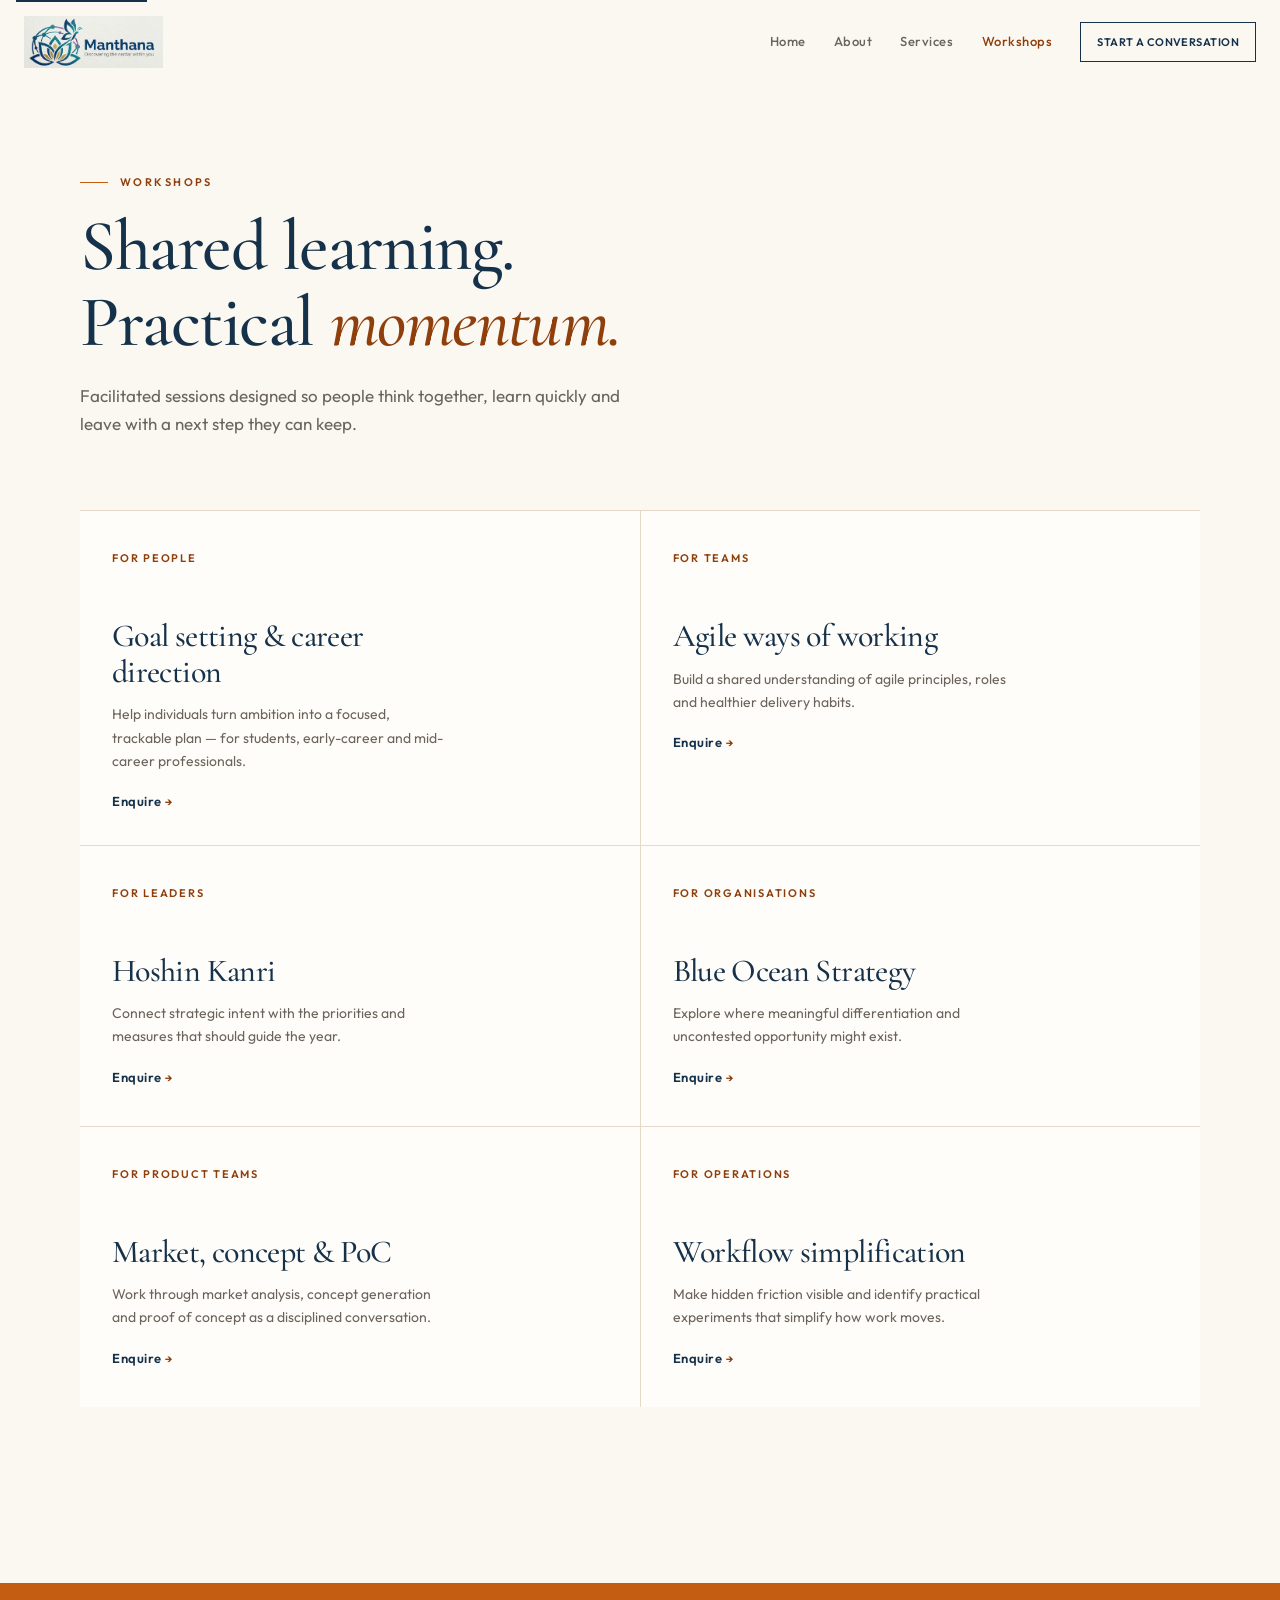
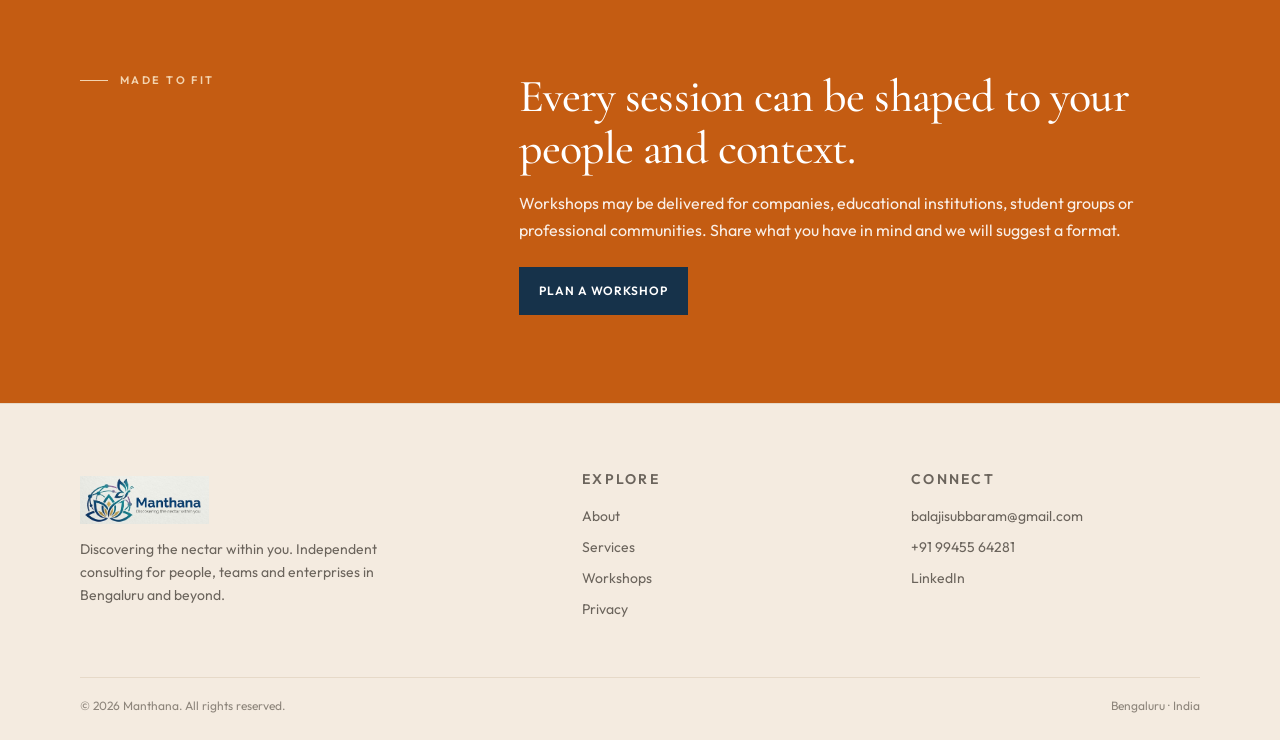
<file: workshops.html>
<!doctype html>
<html lang="en">
<head>
  <meta charset="utf-8">
  <meta name="viewport" content="width=device-width, initial-scale=1">
  <title>Workshops | Manthana</title>
  <meta name="description" content="Manthana workshops for goal setting, agile ways of working, Hoshin Kanri, Blue Ocean Strategy, product thinking and workflow simplification.">
  <link rel="icon" href="assets/favicon.svg" type="image/svg+xml">
  <link rel="preconnect" href="https://fonts.googleapis.com">
  <link rel="preconnect" href="https://fonts.gstatic.com" crossorigin>
  <link href="https://fonts.googleapis.com/css2?family=Cormorant+Garamond:ital,wght@0,500;0,600;1,500&family=Outfit:wght@400;500;600&display=swap" rel="stylesheet">
  <link rel="stylesheet" href="styles.css">
</head>
<body>
  <a class="skip-link" href="#main">Skip to content</a>
  <header class="site-header">
    <div class="wide header-inner">
      <a class="brand" href="index.html"><img src="assets/logo.jpg" alt="Manthana — discovering the nectar within you"></a>
      <button class="menu-toggle" type="button" aria-expanded="false" aria-controls="site-nav"><span></span><span></span><span></span><b class="sr-only">Open menu</b></button>
      <nav id="site-nav" class="site-nav" aria-label="Primary">
        <a href="index.html">Home</a>
        <a href="about.html">About</a>
        <a href="services.html">Services</a>
        <a class="active" href="workshops.html">Workshops</a>
        <a class="nav-cta" href="contact.html">Start a conversation</a>
      </nav>
    </div>
  </header>

  <main id="main">
    <section class="shell page-hero">
      <p class="eyebrow">Workshops</p>
      <h1>Shared learning.<br>Practical <em>momentum.</em></h1>
      <p class="lede">Facilitated sessions designed so people think together, learn quickly and leave with a next step they can keep.</p>
    </section>

    <section class="shell band" style="padding-top:0">
      <div class="workshop-grid">
        <article>
          <span>For people</span>
          <h2>Goal setting &amp; career direction</h2>
          <p>Help individuals turn ambition into a focused, trackable plan — for students, early-career and mid-career professionals.</p>
          <a class="btn-ghost" href="contact.html">Enquire <span>→</span></a>
        </article>
        <article>
          <span>For teams</span>
          <h2>Agile ways of working</h2>
          <p>Build a shared understanding of agile principles, roles and healthier delivery habits.</p>
          <a class="btn-ghost" href="contact.html">Enquire <span>→</span></a>
        </article>
        <article>
          <span>For leaders</span>
          <h2>Hoshin Kanri</h2>
          <p>Connect strategic intent with the priorities and measures that should guide the year.</p>
          <a class="btn-ghost" href="contact.html">Enquire <span>→</span></a>
        </article>
        <article>
          <span>For organisations</span>
          <h2>Blue Ocean Strategy</h2>
          <p>Explore where meaningful differentiation and uncontested opportunity might exist.</p>
          <a class="btn-ghost" href="contact.html">Enquire <span>→</span></a>
        </article>
        <article>
          <span>For product teams</span>
          <h2>Market, concept &amp; PoC</h2>
          <p>Work through market analysis, concept generation and proof of concept as a disciplined conversation.</p>
          <a class="btn-ghost" href="contact.html">Enquire <span>→</span></a>
        </article>
        <article>
          <span>For operations</span>
          <h2>Workflow simplification</h2>
          <p>Make hidden friction visible and identify practical experiments that simplify how work moves.</p>
          <a class="btn-ghost" href="contact.html">Enquire <span>→</span></a>
        </article>
      </div>
    </section>

    <section class="band band-saffron">
      <div class="shell split">
        <p class="eyebrow">Made to fit</p>
        <div>
          <h2>Every session can be shaped to your people and context.</h2>
          <p>Workshops may be delivered for companies, educational institutions, student groups or professional communities. Share what you have in mind and we will suggest a format.</p>
          <a class="btn btn-navy" href="contact.html" style="margin-top:24px">Plan a workshop</a>
        </div>
      </div>
    </section>
  </main>

  <footer class="site-footer">
    <div class="shell footer-grid">
      <div>
        <a class="footer-brand" href="index.html"><img src="assets/logo.jpg" alt="Manthana"></a>
        <p>Discovering the nectar within you. Independent consulting for people, teams and enterprises in Bengaluru and beyond.</p>
      </div>
      <div>
        <p class="footer-label">Explore</p>
        <a href="about.html">About</a>
        <a href="services.html">Services</a>
        <a href="workshops.html">Workshops</a>
        <a href="privacy.html">Privacy</a>
      </div>
      <div>
        <p class="footer-label">Connect</p>
        <a href="mailto:balajisubbaram@gmail.com">balajisubbaram@gmail.com</a>
        <a href="tel:+919945564281">+91 99455 64281</a>
        <a href="https://www.linkedin.com/in/balajisubbaram/" target="_blank" rel="noreferrer">LinkedIn</a>
      </div>
    </div>
    <div class="shell footer-bottom">
      <span>© <span data-year>2026</span> Manthana. All rights reserved.</span>
      <span>Bengaluru · India</span>
    </div>
  </footer>
  <script src="script.js"></script>
</body>
</html>
</file>
<file: styles.css>
:root {
  --ivory: #fbf8f2;
  --white: #fffdf9;
  --paper: #f4ebe0;
  --line: #e6d9c8;
  --saffron: #c45c12;
  --saffron-deep: #8f3f0c;
  --saffron-soft: #eed9c4;
  --navy: #16324a;
  --ink: #1c1917;
  --muted: #6b645c;
  --shadow: 0 1px 0 rgba(22, 50, 74, 0.06);
  --serif: "Cormorant Garamond", "Times New Roman", serif;
  --sans: "Outfit", "Segoe UI", sans-serif;
}

* { box-sizing: border-box; }
html { scroll-behavior: smooth; }
body {
  margin: 0;
  background: var(--ivory);
  color: var(--ink);
  font-family: var(--sans);
  font-size: 16px;
  line-height: 1.65;
}
body.nav-open { overflow: hidden; }
img { max-width: 100%; display: block; }
a { color: inherit; text-decoration: none; }
button, input, select, textarea { font: inherit; }

.skip-link {
  position: absolute;
  left: 16px;
  top: -40px;
  z-index: 40;
  padding: 8px 12px;
  background: var(--navy);
  color: #fff;
}
.skip-link:focus { top: 12px; }

.shell { width: min(1120px, calc(100% - 48px)); margin-inline: auto; }
.wide { width: min(1240px, calc(100% - 48px)); margin-inline: auto; }

.site-header {
  position: sticky;
  top: 0;
  z-index: 30;
  background: rgba(251, 248, 242, 0.92);
  backdrop-filter: blur(10px);
  border-bottom: 1px solid transparent;
}
.site-header.is-scrolled { border-bottom-color: var(--line); }
.header-inner {
  display: flex;
  align-items: center;
  justify-content: space-between;
  min-height: 84px;
  gap: 24px;
}
.brand img { height: 52px; width: auto; }

.site-nav { display: flex; align-items: center; gap: 28px; }
.site-nav a {
  color: var(--muted);
  font-size: 13px;
  font-weight: 500;
  letter-spacing: 0.04em;
}
.site-nav a:hover,
.site-nav a.active { color: var(--saffron-deep); }
.nav-cta {
  padding: 10px 16px;
  border: 1px solid var(--navy);
  color: var(--navy) !important;
  letter-spacing: 0.06em;
  text-transform: uppercase;
  font-size: 11px !important;
  font-weight: 600 !important;
}
.nav-cta:hover { background: var(--navy); color: #fff !important; }

.menu-toggle {
  display: none;
  width: 42px;
  height: 42px;
  border: 1px solid var(--line);
  background: transparent;
  padding: 10px;
}
.menu-toggle span {
  display: block;
  height: 1.5px;
  background: var(--navy);
  margin: 6px 0;
}

.eyebrow {
  display: flex;
  align-items: center;
  gap: 12px;
  margin: 0 0 18px;
  color: var(--saffron-deep);
  font-size: 11px;
  font-weight: 600;
  letter-spacing: 0.22em;
  text-transform: uppercase;
}
.eyebrow::before {
  content: "";
  width: 28px;
  height: 1px;
  background: var(--saffron);
}

h1, h2, h3, .serif { font-family: var(--serif); font-weight: 500; letter-spacing: -0.02em; }
h1 { font-size: clamp(42px, 6vw, 72px); line-height: 1.05; margin: 0 0 22px; color: var(--navy); }
h1 em, h2 em { font-style: italic; color: var(--saffron-deep); }
h2 { font-size: clamp(32px, 4vw, 46px); line-height: 1.12; margin: 0 0 16px; color: var(--navy); }
h3 { font-size: 28px; line-height: 1.2; margin: 0 0 12px; color: var(--navy); }
.lede, .muted { color: var(--muted); }
.lede { max-width: 540px; font-size: 17px; margin: 0 0 32px; }

.actions { display: flex; flex-wrap: wrap; align-items: center; gap: 22px; }
.btn {
  display: inline-flex;
  align-items: center;
  gap: 10px;
  padding: 14px 20px;
  font-size: 12px;
  font-weight: 600;
  letter-spacing: 0.08em;
  text-transform: uppercase;
  border: 0;
  cursor: pointer;
}
.btn-navy { background: var(--navy); color: #fff; }
.btn-navy span { color: var(--saffron-soft); }
.btn-saffron { background: var(--saffron); color: #fff; }
.btn-ghost { color: var(--navy); font-size: 13px; font-weight: 600; letter-spacing: 0.04em; text-transform: none; padding: 0; }
.btn-ghost span { color: var(--saffron-deep); }

.hero {
  display: grid;
  grid-template-columns: 1.15fr 0.85fr;
  gap: 64px;
  align-items: center;
  padding: 72px 0 88px;
}
.hero-panel {
  min-height: 460px;
  background: var(--white);
  border: 1px solid var(--line);
  position: relative;
  overflow: hidden;
  display: grid;
  place-items: center;
  padding: 40px;
}
.hero-panel img { width: min(360px, 100%); height: auto; }
.hero-panel::after {
  content: "";
  position: absolute;
  inset: 24px;
  border: 1px solid var(--saffron-soft);
  pointer-events: none;
}
.hero-caption {
  position: absolute;
  right: 36px;
  bottom: 32px;
  margin: 0;
  font-family: var(--serif);
  font-size: 18px;
  color: var(--navy);
}

.band { padding: 88px 0; }
.band-saffron { background: var(--saffron); color: #fff; }
.band-saffron h2, .band-navy h2 { color: #fff; }
.band-saffron .eyebrow, .band-navy .eyebrow { color: #f3d4b0; }
.band-saffron .eyebrow::before, .band-navy .eyebrow::before { background: #f3d4b0; }
.band-saffron p { max-width: 640px; color: rgba(255,255,255,0.9); margin: 0; }
.band-navy { background: var(--navy); color: #fff; }
.band-navy p, .band-navy .muted { color: rgba(255,255,255,0.72); }
.split { display: grid; grid-template-columns: 0.7fr 1.3fr; gap: 72px; align-items: start; }

.section-head {
  display: flex;
  justify-content: space-between;
  align-items: end;
  gap: 24px;
  margin-bottom: 40px;
}

.service-grid {
  display: grid;
  grid-template-columns: repeat(3, 1fr);
  border-top: 1px solid var(--line);
  border-left: 1px solid var(--line);
}
.service-card {
  min-height: 250px;
  padding: 28px 26px 56px;
  border-right: 1px solid var(--line);
  border-bottom: 1px solid var(--line);
  background: var(--white);
  position: relative;
  transition: background 0.2s ease;
}
.service-card:hover,
.service-card.featured { background: #f8eee3; }
.num { display: block; color: var(--saffron-deep); font-size: 11px; font-weight: 600; letter-spacing: 0.16em; }
.service-card h3 { margin-top: 36px; font-size: 26px; }
.service-card p { margin: 0; color: var(--muted); font-size: 14px; max-width: 260px; }
.card-go { position: absolute; right: 24px; bottom: 22px; color: var(--saffron-deep); }

.steps { border-top: 1px solid rgba(255,255,255,0.16); }
.steps article {
  display: grid;
  grid-template-columns: 56px 1fr;
  gap: 16px;
  padding: 22px 0;
  border-bottom: 1px solid rgba(255,255,255,0.16);
}
.steps b { color: var(--saffron-soft); font-size: 12px; letter-spacing: 0.12em; }
.steps strong { display: block; font-family: var(--serif); font-size: 26px; font-weight: 500; }
.steps small { color: rgba(255,255,255,0.62); font-size: 13px; }

.logo-row {
  display: flex;
  flex-wrap: wrap;
  gap: 10px 28px;
  color: var(--muted);
  font-size: 13px;
  letter-spacing: 0.08em;
  text-transform: uppercase;
}
.logo-row span { color: var(--line); }

.cta {
  padding: 108px 0;
  text-align: center;
}
.cta .eyebrow { justify-content: center; }
.cta .eyebrow::before { display: none; }
.cta h2 { max-width: 640px; margin: 0 auto 28px; }

.page-hero { padding: 88px 0 72px; border-bottom: 1px solid var(--line); }
.page-hero .lede { margin-bottom: 0; }

.profile {
  display: grid;
  grid-template-columns: 280px 1fr;
  gap: 72px;
  align-items: start;
  padding: 96px 0;
  border-bottom: 1px solid var(--line);
}
.portrait {
  aspect-ratio: 4 / 5;
  background: var(--white);
  border: 1px solid var(--line);
  display: grid;
  place-items: center;
  text-align: center;
  padding: 28px;
}
.monogram {
  width: 92px;
  height: 92px;
  border-radius: 50%;
  background: var(--saffron);
  color: #fff;
  display: grid;
  place-items: center;
  font-family: var(--serif);
  font-size: 36px;
  margin: 0 auto 18px;
}
.portrait small { color: var(--muted); letter-spacing: 0.12em; text-transform: uppercase; font-size: 11px; }
.profile p { color: var(--muted); max-width: 640px; }
.meta-list { margin: 28px 0 0; padding: 0; list-style: none; }
.meta-list li { padding: 10px 0; border-top: 1px solid var(--line); font-size: 14px; }
.meta-list b { display: block; color: var(--saffron-deep); font-size: 11px; letter-spacing: 0.14em; text-transform: uppercase; font-weight: 600; }

.values { display: grid; grid-template-columns: repeat(3, 1fr); gap: 28px; padding-top: 28px; border-top: 1px solid var(--line); }
.values article { padding-top: 8px; }
.values p { color: var(--muted); font-size: 14px; }

.service-list { padding: 24px 0 96px; }
.service-list article {
  display: grid;
  grid-template-columns: 88px 1fr;
  gap: 20px;
  padding: 56px 0;
  border-bottom: 1px solid var(--line);
}
.service-list ul {
  display: flex;
  flex-wrap: wrap;
  gap: 10px 22px;
  margin: 22px 0 0;
  padding: 0;
  list-style: none;
  max-width: 760px;
}
.service-list li { font-size: 13px; font-weight: 500; }
.service-list li::before { content: "·"; color: var(--saffron-deep); margin-right: 8px; }

.workshop-grid {
  display: grid;
  grid-template-columns: 1fr 1fr;
  gap: 1px;
  background: var(--line);
  margin-bottom: 88px;
}
.workshop-grid article {
  min-height: 280px;
  padding: 32px;
  background: var(--white);
}
.workshop-grid article:hover { background: #f8eee3; }
.workshop-grid span {
  color: var(--saffron-deep);
  font-size: 11px;
  font-weight: 600;
  letter-spacing: 0.16em;
  text-transform: uppercase;
}
.workshop-grid h2 { max-width: 320px; margin: 48px 0 12px; font-size: 32px; }
.workshop-grid p { color: var(--muted); max-width: 340px; font-size: 14px; }

.contact-grid {
  display: grid;
  grid-template-columns: 1fr 1fr;
  gap: 80px;
  padding: 96px 0 120px;
}
.contacts { margin-top: 40px; border-top: 1px solid var(--line); max-width: 420px; }
.contacts a {
  display: block;
  padding: 16px 0;
  border-bottom: 1px solid var(--line);
  font-size: 15px;
  font-weight: 500;
}
.contacts small {
  display: block;
  color: var(--saffron-deep);
  font-size: 11px;
  letter-spacing: 0.14em;
  text-transform: uppercase;
  margin-bottom: 4px;
}
.form {
  padding: 36px;
  background: var(--white);
  border: 1px solid var(--line);
}
.form label {
  display: block;
  margin-bottom: 22px;
  color: var(--muted);
  font-size: 11px;
  font-weight: 600;
  letter-spacing: 0.12em;
  text-transform: uppercase;
}
.form input,
.form select,
.form textarea {
  display: block;
  width: 100%;
  margin-top: 8px;
  padding: 10px 0;
  border: 0;
  border-bottom: 1px solid var(--line);
  border-radius: 0;
  background: transparent;
  color: var(--ink);
  outline: none;
}
.form textarea { resize: vertical; min-height: 120px; }
.form input:focus,
.form select:focus,
.form textarea:focus { border-color: var(--saffron); }
.form-note { margin: 14px 0 0; color: var(--muted); font-size: 12px; }

.legal { padding: 72px 0 120px; max-width: 720px; }
.legal p { color: var(--muted); }

.site-footer {
  background: var(--paper);
  padding: 64px 0 24px;
  border-top: 1px solid var(--line);
}
.footer-grid {
  display: grid;
  grid-template-columns: 1.6fr 1fr 1fr;
  gap: 40px;
  padding-bottom: 48px;
}
.footer-brand img { height: 48px; }
.footer-grid p { color: var(--muted); font-size: 14px; max-width: 320px; }
.footer-label {
  margin: 0 0 14px;
  color: var(--saffron-deep);
  font-size: 11px;
  font-weight: 600;
  letter-spacing: 0.16em;
  text-transform: uppercase;
}
.footer-grid a { display: block; color: var(--muted); font-size: 14px; margin: 8px 0; }
.footer-grid a:hover { color: var(--saffron-deep); }
.footer-bottom {
  display: flex;
  justify-content: space-between;
  gap: 12px;
  padding-top: 18px;
  border-top: 1px solid var(--line);
  color: #8d857b;
  font-size: 12px;
}

.sr-only {
  position: absolute;
  width: 1px;
  height: 1px;
  overflow: hidden;
  clip: rect(0,0,0,0);
}

@media (max-width: 860px) {
  .shell, .wide { width: min(100% - 32px, 640px); }
  .header-inner { min-height: 72px; }
  .brand img { height: 44px; }
  .menu-toggle { display: block; }
  .site-nav {
    display: none;
    position: absolute;
    inset: 72px 0 auto;
    flex-direction: column;
    align-items: stretch;
    gap: 8px;
    padding: 20px 16px 28px;
    background: var(--ivory);
    border-bottom: 1px solid var(--line);
  }
  .site-nav.is-open { display: flex; }
  .nav-cta { text-align: center; }
  .hero, .split, .profile, .contact-grid, .method, .footer-grid { grid-template-columns: 1fr; gap: 28px; }
  .hero { padding: 48px 0 56px; }
  .hero-panel { min-height: 280px; }
  .band, .cta { padding: 64px 0; }
  .service-grid, .workshop-grid, .values { grid-template-columns: 1fr; }
  .section-head, .footer-bottom { display: block; }
  .service-list article { grid-template-columns: 1fr; padding: 40px 0; }
  .page-hero { padding: 56px 0 48px; }
  .profile, .contact-grid { padding: 56px 0 72px; }
  .footer-grid > div:first-child { grid-column: 1 / -1; }
}
</file>
